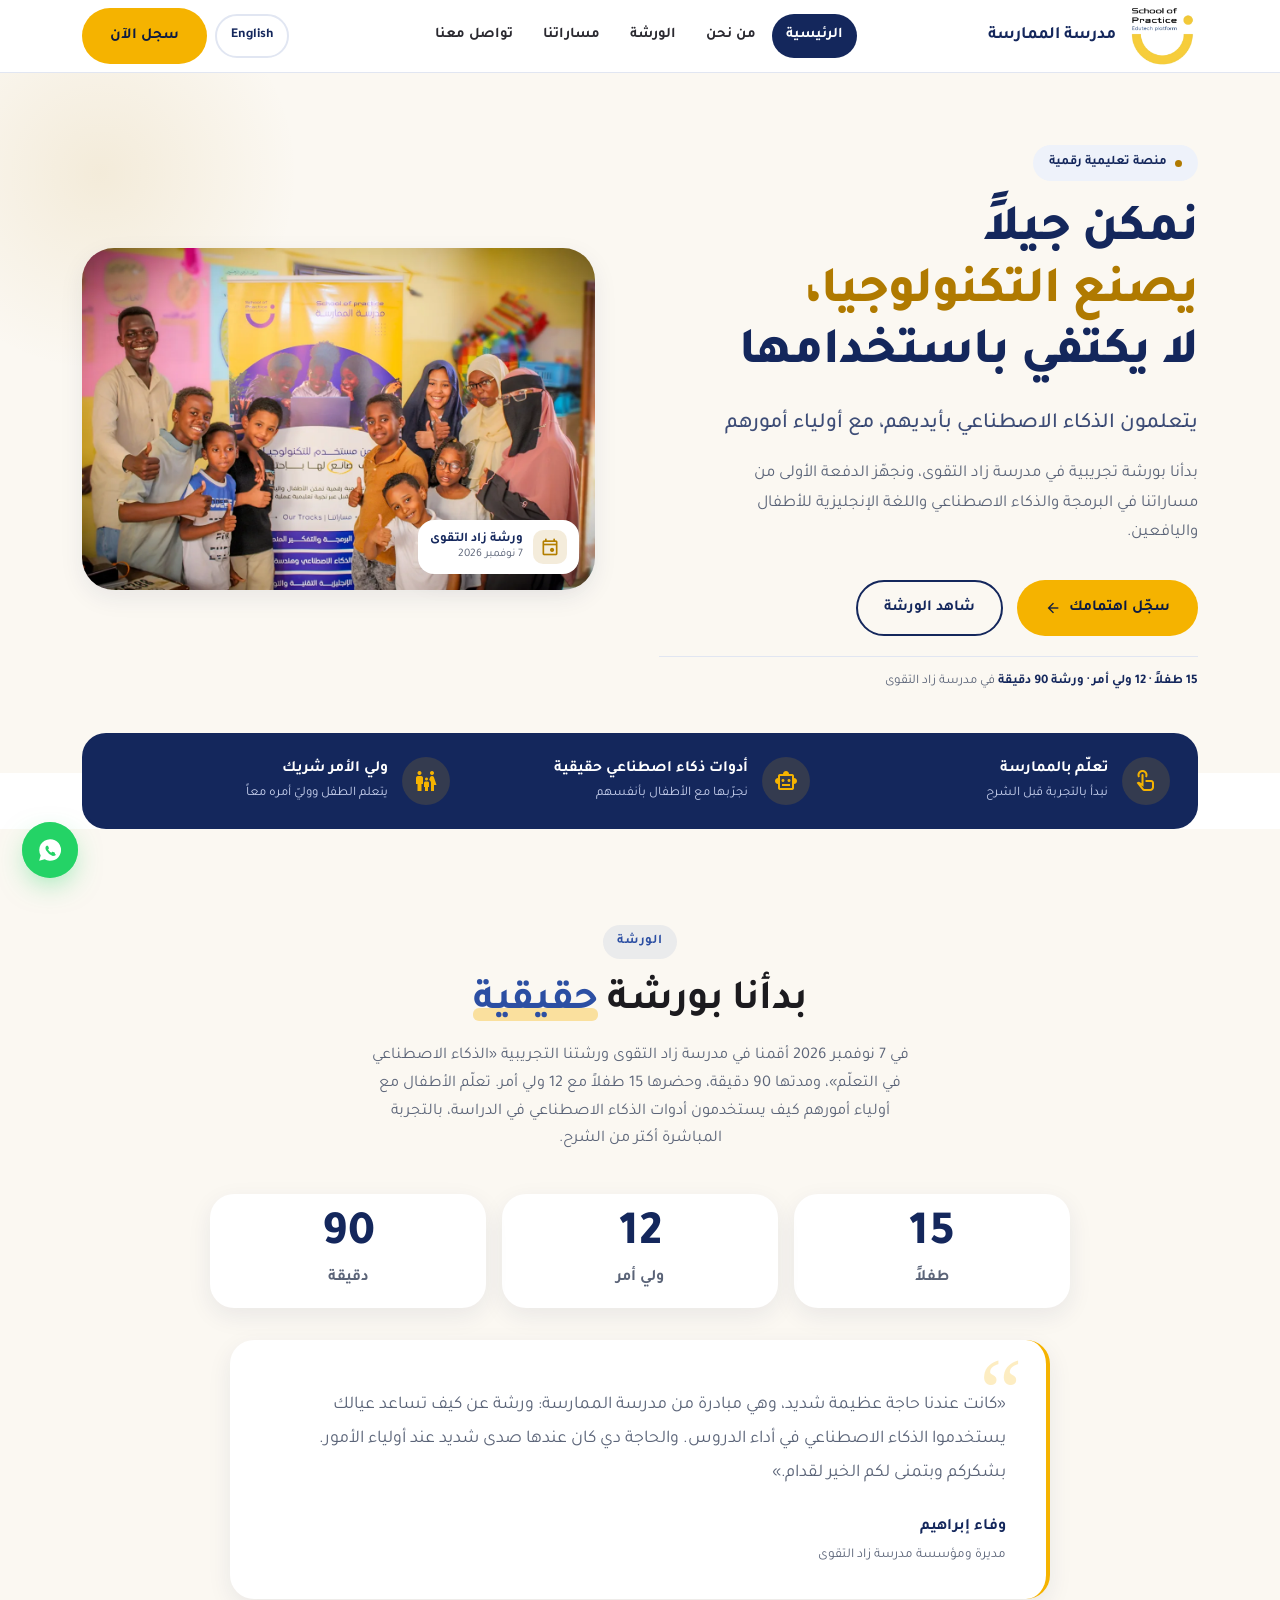
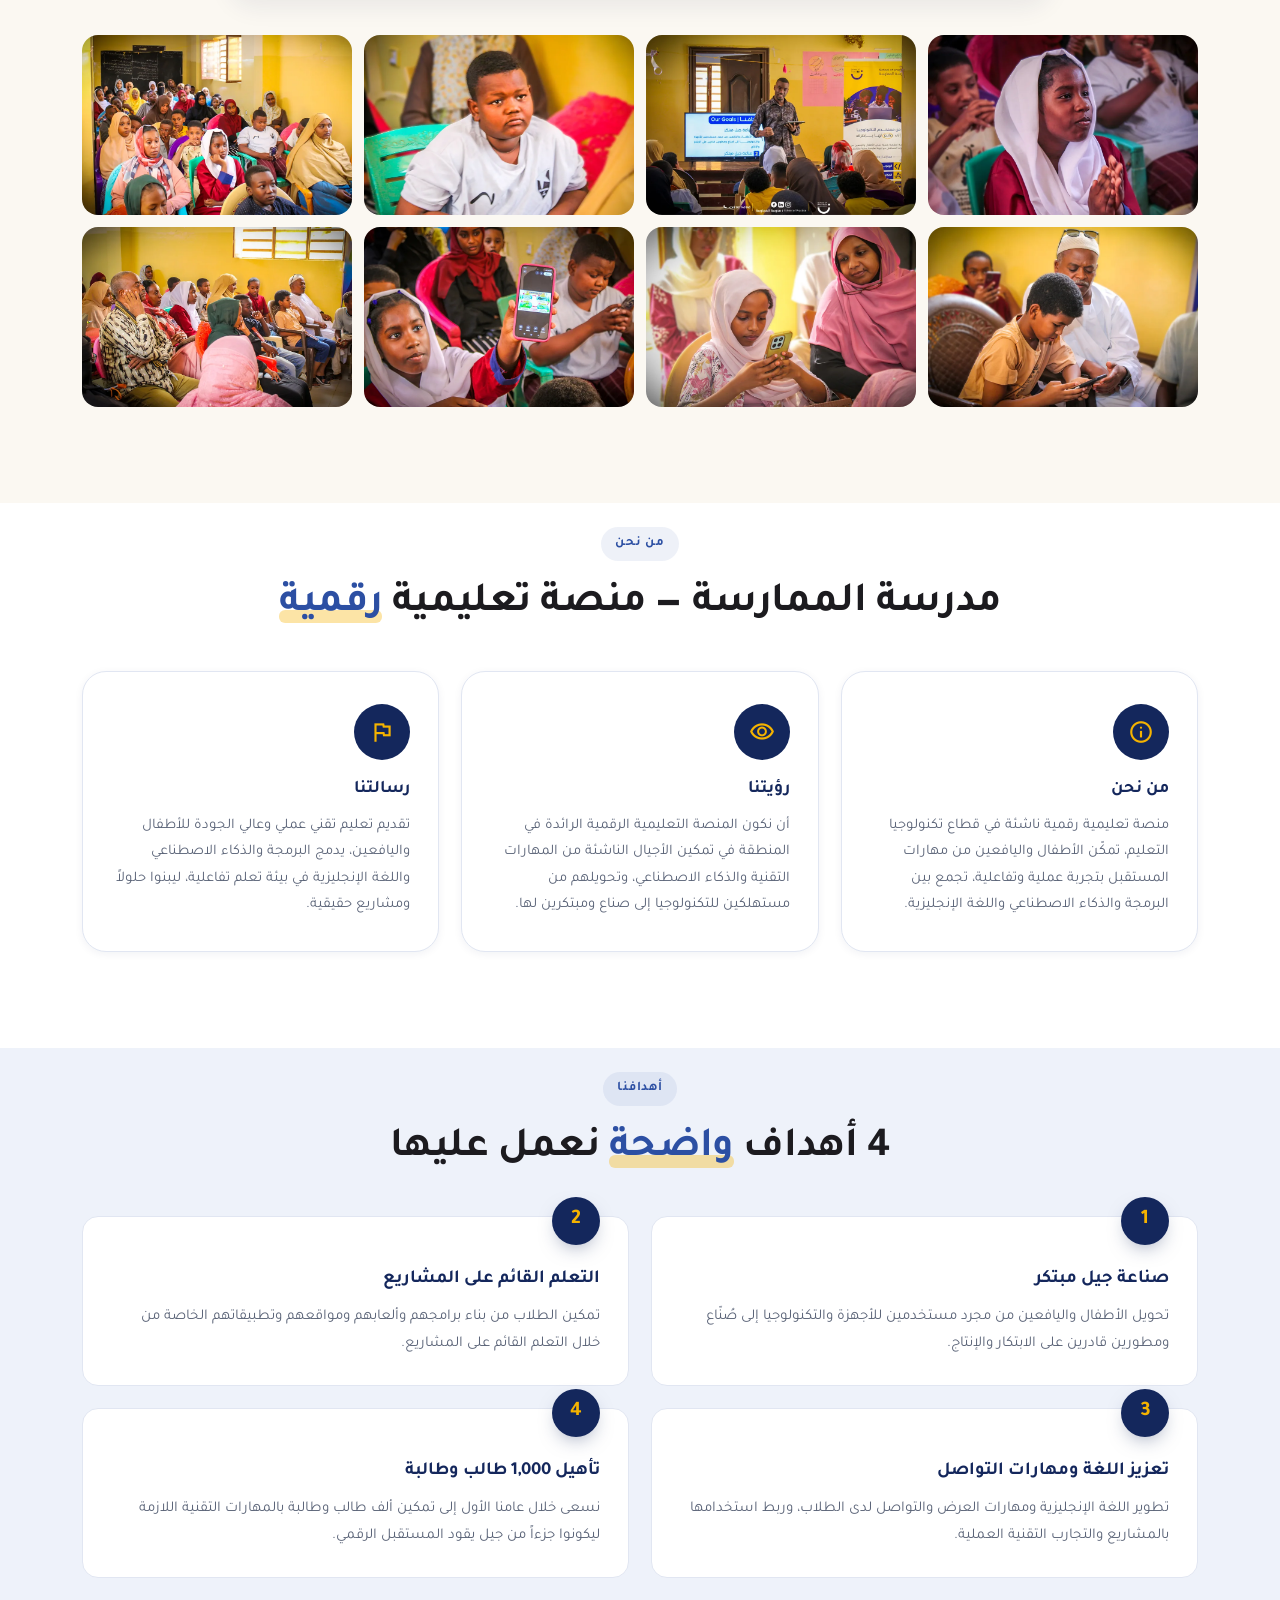
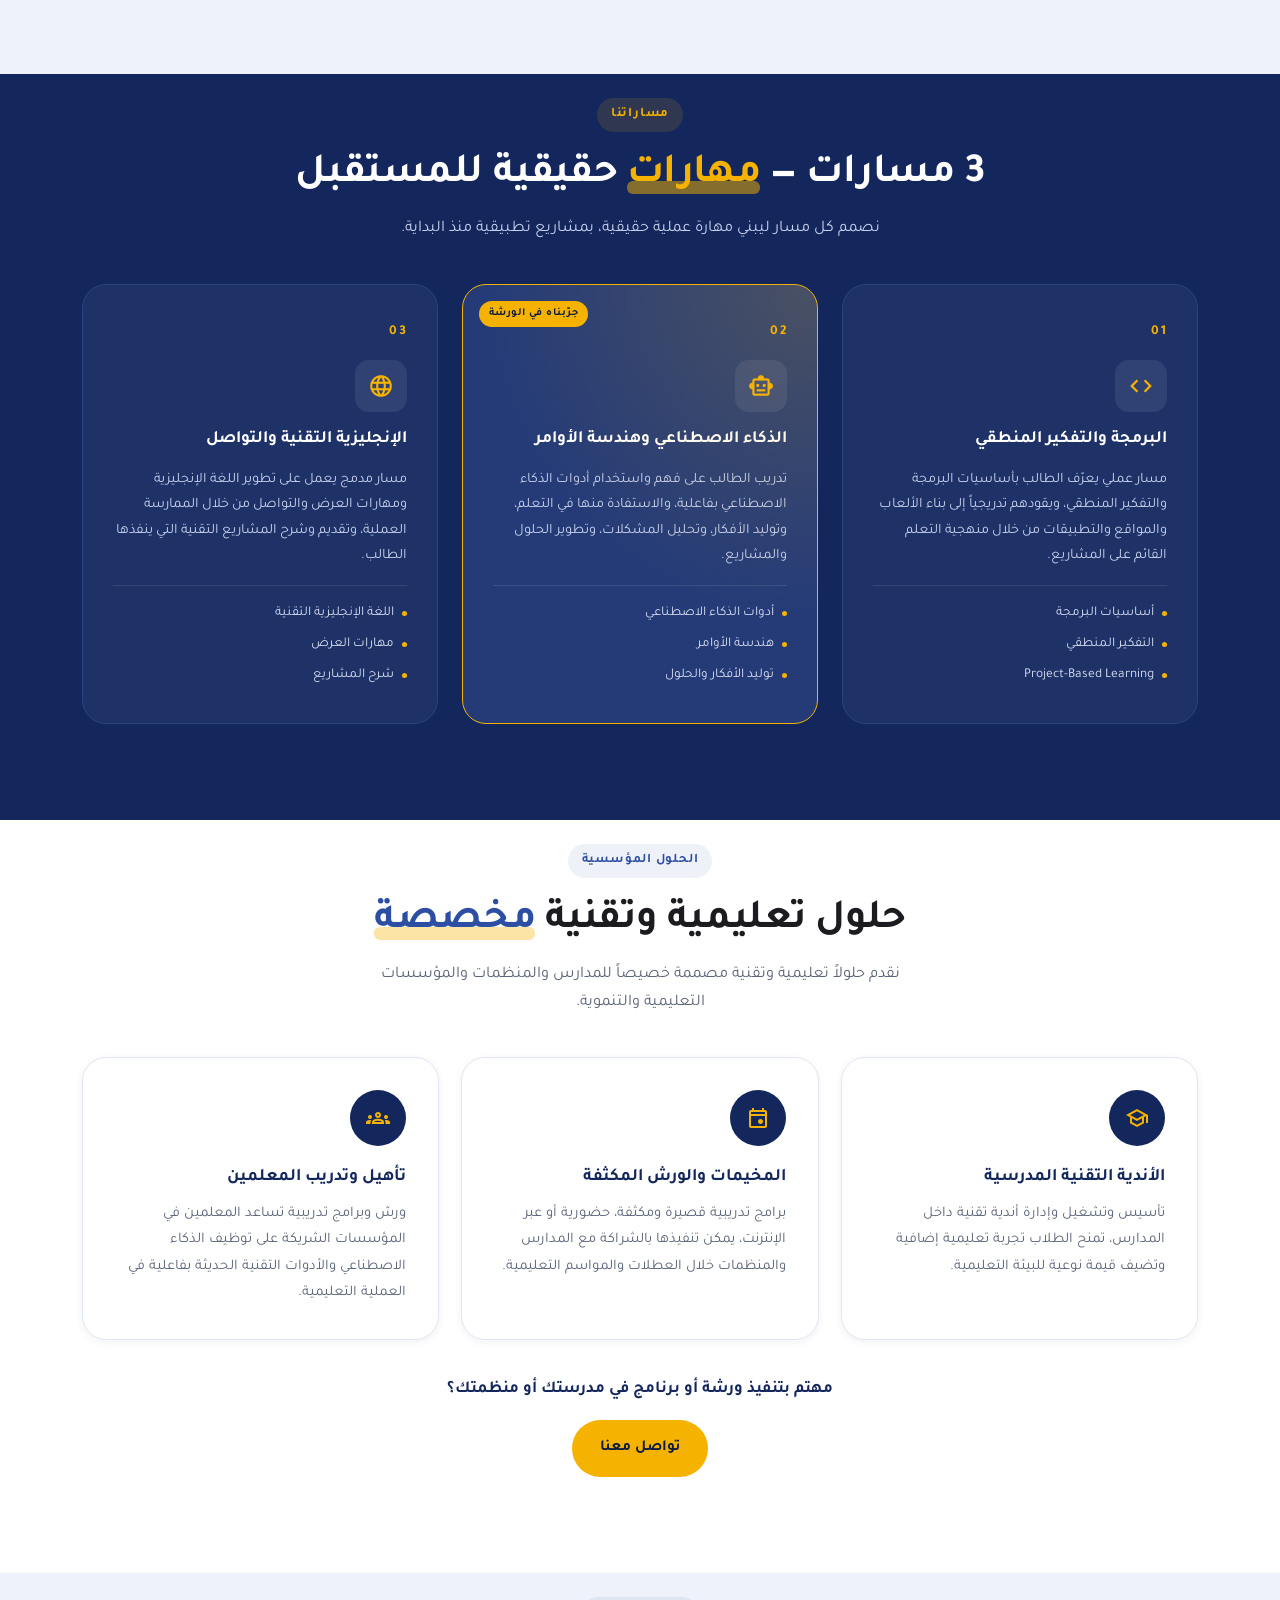
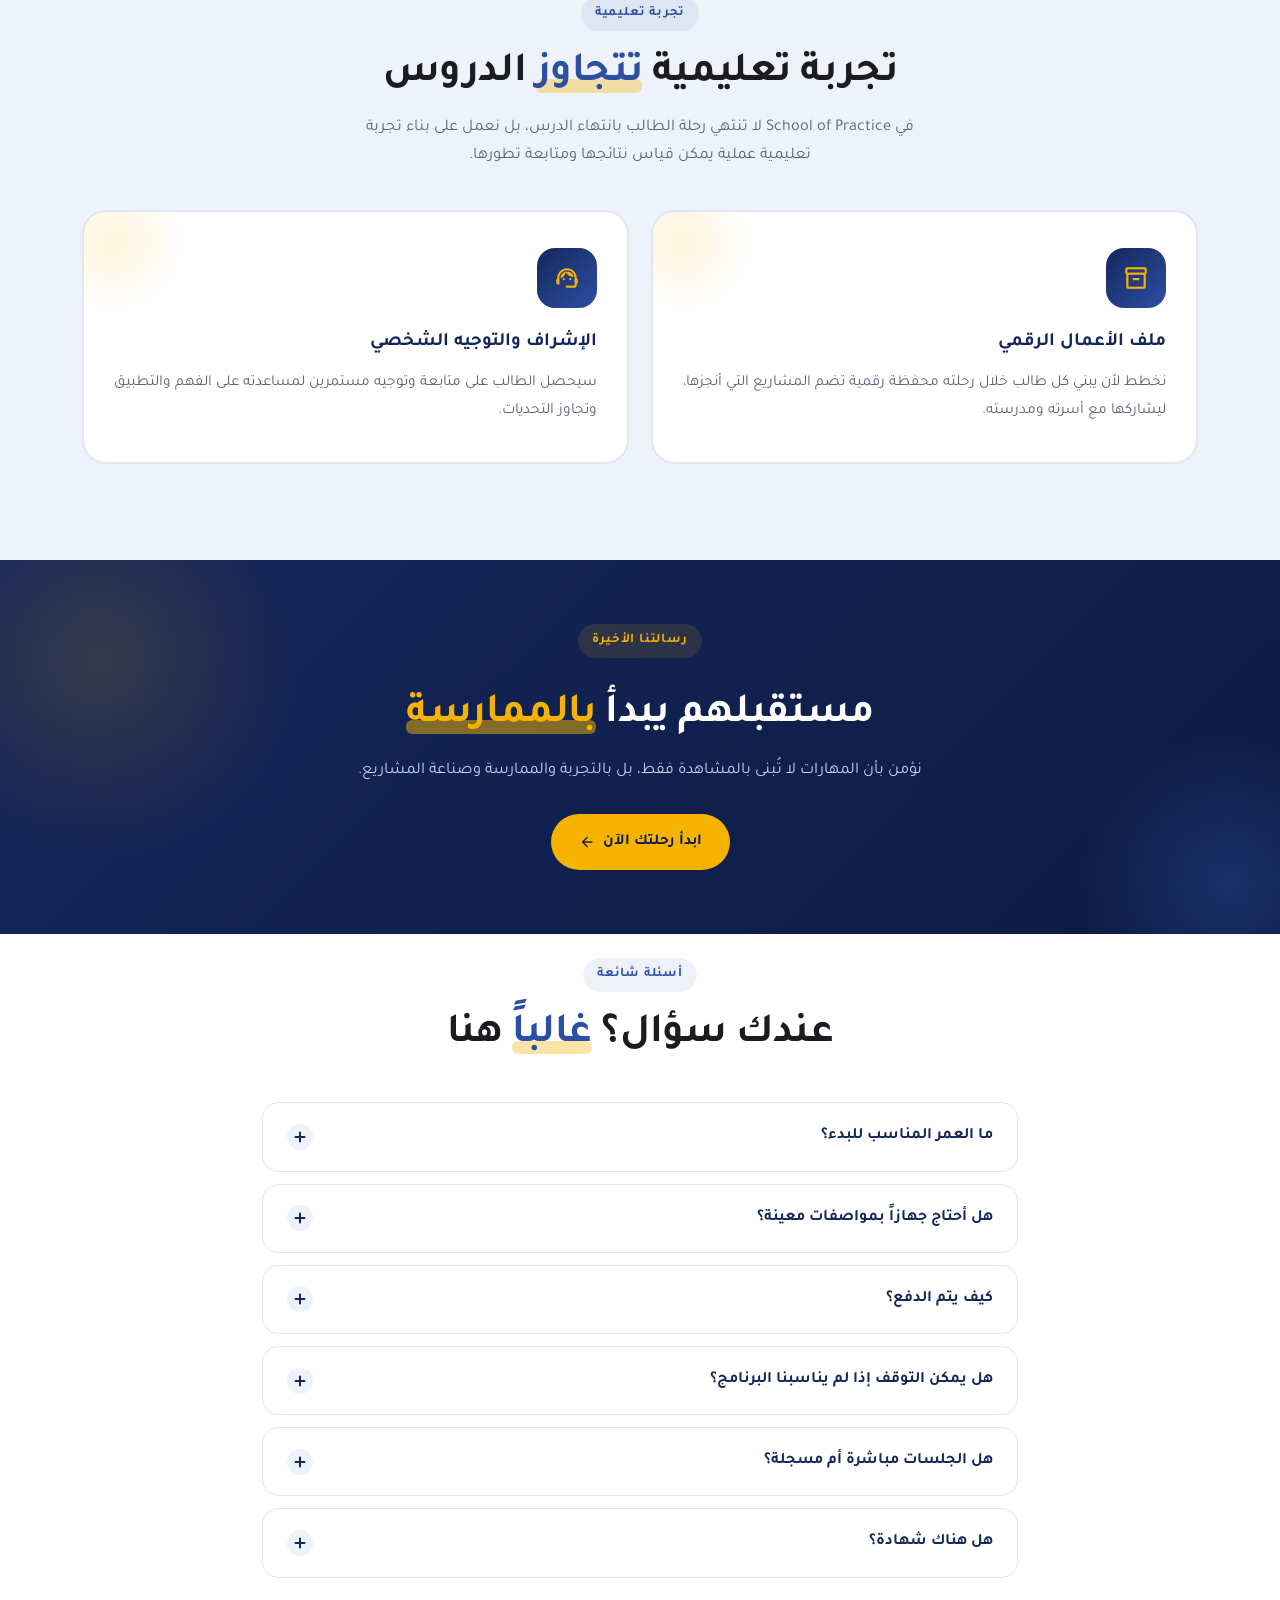
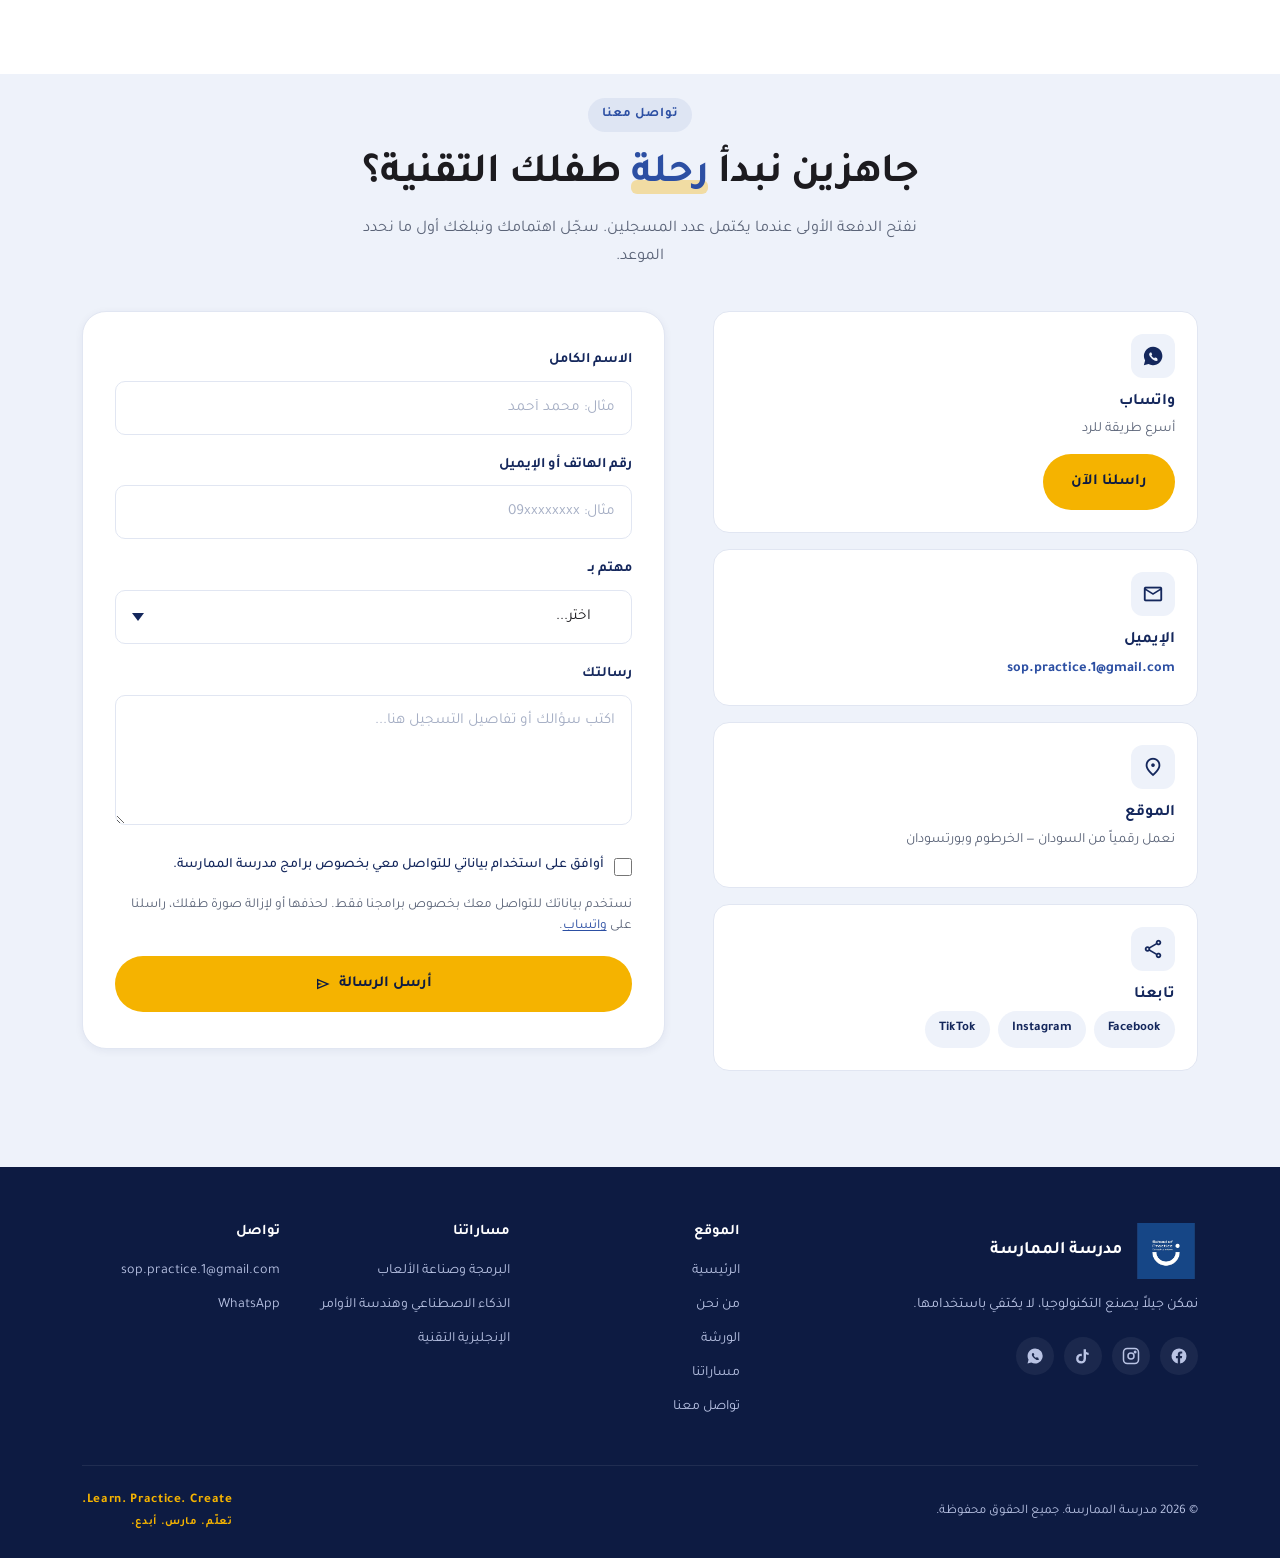
<file: index.html>
﻿<!DOCTYPE html>
<html lang="ar" dir="rtl">
<head>
<meta charset="UTF-8">
<meta name="viewport" content="width=device-width, initial-scale=1.0">
<title>School of Practice | مدرسة الممارسة</title>
<meta name="description" content="منصة تعليمية رقمية سودانية متخصصة في البرمجة والذكاء الاصطناعي واللغة الإنجليزية للأطفال واليافعين. نمكن جيلاً يصنع التكنولوجيا، لا يكتفي باستخدامها.">
<meta name="theme-color" content="#14275C">

<!-- عنوان الموقع الأساسي يظهر في هذه الوسوم فقط، غيّره كله عند شراء دومين خاص -->
<link rel="canonical" href="https://school-of-practice.vercel.app/">
<meta property="og:url" content="https://school-of-practice.vercel.app/">
<meta property="og:title" content="School of Practice | مدرسة الممارسة">
<meta property="og:description" content="نمكن جيلاً يصنع التكنولوجيا، لا يكتفي باستخدامها">
<meta property="og:type" content="website">
<meta property="og:site_name" content="مدرسة الممارسة | School of Practice">
<meta property="og:locale" content="ar_AR">
<meta property="og:image" content="https://school-of-practice.vercel.app/img/og-image1.jpg">
<meta property="og:image:width" content="1200">
<meta property="og:image:height" content="630">
<meta property="og:image:type" content="image/jpeg">
<meta property="og:image:alt" content="School of Practice | مدرسة الممارسة">
<meta name="twitter:card" content="summary_large_image">
<meta name="twitter:title" content="School of Practice | مدرسة الممارسة">
<meta name="twitter:description" content="نمكن جيلاً يصنع التكنولوجيا، لا يكتفي باستخدامها">
<meta name="twitter:image" content="https://school-of-practice.vercel.app/img/og-image1.jpg">

<link rel="preconnect" href="https://fonts.googleapis.com">
<link rel="preconnect" href="https://fonts.gstatic.com" crossorigin>
<link href="https://fonts.googleapis.com/css2?family=Inter:wght@400;500;600&family=Tajawal:wght@400;500;700;800&display=swap" rel="stylesheet">
<link href="https://fonts.googleapis.com/css2?family=Material+Symbols+Outlined&icon_names=arrow_back,arrow_upward,auto_awesome,code,event,family_restroom,flag,groups,info,inventory_2,language,location_on,mail,psychology,school,send,share,smart_toy,support_agent,touch_app,visibility&display=swap" rel="stylesheet">
<link rel="stylesheet" href="style.css">
<link rel="icon" type="image/x-icon" href="img/favicon.ico">
<link rel="apple-touch-icon" sizes="180x180" href="img/apple-touch-icon.png">
<link rel="manifest" href="img/site.webmanifest">
</head>
<body>

<a class="skip-link" href="#main">
  <span class="ar">تخطى إلى المحتوى</span>
  <span class="en" hidden>Skip to content</span>
</a>

<!-- ==================== HEADER ==================== -->
<header class="site-header" id="siteHeader">
  <div class="container header-row">
    <a class="brand" href="#home">
      <img class="brand-logo" src="img/logo-transparent.png" alt="School of Practice">
      <span class="brand-name">
        <span class="ar">مدرسة الممارسة</span>
        <span class="en" hidden>School of Practice</span>
      </span>
    </a>

    <nav class="site-nav" id="siteNav" aria-label="Main navigation">
      <a class="nav-link active" href="#home" data-page="home">
        <span class="ar">الرئيسية</span><span class="en" hidden>Home</span>
      </a>
      <a class="nav-link" href="#about" data-page="about">
        <span class="ar">من نحن</span><span class="en" hidden>About</span>
      </a>
      <a class="nav-link" href="#workshop" data-page="workshop">
        <span class="ar">الورشة</span><span class="en" hidden>Workshop</span>
      </a>
      <a class="nav-link" href="#tracks" data-page="tracks">
        <span class="ar">مساراتنا</span><span class="en" hidden>Tracks</span>
      </a>
      <a class="nav-link" href="#contact" data-page="contact">
        <span class="ar">تواصل معنا</span><span class="en" hidden>Contact</span>
      </a>
    </nav>

    <div class="header-actions">
      <button class="lang-btn" id="langToggle" type="button" aria-label="تبديل اللغة">English</button>
      <a class="btn btn-primary desktop-only" href="#contact">
        <span class="ar">سجل الآن</span><span class="en" hidden>Enroll Now</span>
      </a>
      <button class="nav-toggle" id="navToggle" aria-label="فتح القائمة" aria-expanded="false" aria-controls="siteNav" type="button">
        <span></span><span></span><span></span>
      </button>
    </div>
  </div>
</header>

<main id="main">

<!-- ==================== HERO ==================== -->
<section class="hero" id="home">
  <div class="container hero-grid">
    <div class="hero-content">
      <div class="hero-badge">
        <span class="dot"></span>
        <span class="ar">منصة تعليمية رقمية </span>
        <span class="en" hidden>Sudanese Digital Learning Platform</span>
      </div>

      <h1 class="hero-title">
        <span class="ar">نمكن جيلاً <span class="hl">يصنع التكنولوجيا،</span><br>لا يكتفي باستخدامها</span>
        <span class="en" hidden>A generation that <span class="hl">builds technology,</span><br>not just uses it</span>
      </h1>

      <p class="hero-lede hero-subtitle ar">يتعلمون الذكاء الاصطناعي بأيديهم، مع أولياء أمورهم</p>
      <p class="hero-lede hero-subtitle"><span class="en" hidden>They learn AI hands-on, together with their parents.</span></p>

      <p class="hero-lede">
        <span class="ar">بدأنا بورشة تجريبية في مدرسة زاد التقوى، ونجهّز الدفعة الأولى من مساراتنا في البرمجة والذكاء الاصطناعي واللغة الإنجليزية للأطفال واليافعين.</span>
        <span class="en" hidden>We started with a pilot workshop at Zad Altaqwa School, and we are preparing the first cohort of our tracks in coding, AI, and English for children and teens.</span>
      </p>

      <div class="hero-cta">
        <a class="btn btn-primary" href="#contact">
          <span class="ar">سجّل اهتمامك</span><span class="en" hidden>Register your interest</span>
          <span class="material-symbols-outlined" aria-hidden="true">arrow_back</span>
        </a>
        <a class="btn btn-outline" href="#workshop">
          <span class="ar">شاهد الورشة</span><span class="en" hidden>See the workshop</span>
        </a>
      </div>

      <div class="hero-trust">
        <div class="trust-text">
          <span class="ar"><strong>15 طفلاً · 12 ولي أمر · ورشة 90 دقيقة</strong> في مدرسة زاد التقوى</span>
          <span class="en" hidden><strong>15 children · 12 parents · a 90-minute workshop</strong> at Zad Altaqwa School</span>
        </div>
      </div>
    </div>

    <div class="hero-visual">
      <div class="hero-image-wrap">
        <img src="img/workshop/hero-workshop.webp" alt="طفل وولي أمر يتعلمان معاً خلال ورشة الذكاء الاصطناعي في التعلّم" class="hero-image" loading="eager" fetchpriority="high" width="1200" height="800">
      </div>

      <div class="float-badge workshop-badge">
        <div class="fb-icon">
          <span class="material-symbols-outlined" aria-hidden="true">event</span>
        </div>
        <div>
          <div class="fb-title"><span class="ar">ورشة زاد التقوى</span><span class="en" hidden>Zad Altaqwa Workshop</span></div>
          <div class="fb-sub"><span class="ar">7 نوفمبر 2026</span><span class="en" hidden>7 Nov 2026</span></div>
        </div>
      </div>
    </div>
  </div>
</section>

<div class="trust-strip-wrap">
  <div class="container">
    <div class="trust-strip">
      <div class="trust-item">
        <span class="trust-icon material-symbols-outlined" aria-hidden="true">touch_app</span>
        <div class="trust-copy">
          <strong><span class="ar">تعلّم بالممارسة</span><span class="en" hidden>Learn by doing</span></strong>
          <span><span class="ar">نبدأ بالتجربة قبل الشرح</span><span class="en" hidden>We start with hands-on practice before explanation</span></span>
        </div>
      </div>
      <div class="trust-item">
        <span class="trust-icon material-symbols-outlined" aria-hidden="true">smart_toy</span>
        <div class="trust-copy">
          <strong><span class="ar">أدوات ذكاء اصطناعي حقيقية</span><span class="en" hidden>Real AI tools</span></strong>
          <span><span class="ar">نجرّبها مع الأطفال بأنفسهم</span><span class="en" hidden>We try them with the children, hands-on</span></span>
        </div>
      </div>
      <div class="trust-item">
        <span class="trust-icon material-symbols-outlined" aria-hidden="true">family_restroom</span>
        <div class="trust-copy">
          <strong><span class="ar">ولي الأمر شريك</span><span class="en" hidden>Parents as partners</span></strong>
          <span><span class="ar">يتعلم الطفل ووليّ أمره معاً</span><span class="en" hidden>Children and parents learn together</span></span>
        </div>
      </div>
    </div>
  </div>
</div>

<!-- ==================== WORKSHOP ==================== -->
<section class="section workshop-section" id="workshop">
  <div class="container">
    <div class="section-head center">
      <div class="eyebrow">
        <span class="ar">الورشة</span><span class="en" hidden>The workshop</span>
      </div>
      <h2 class="section-title">
        <span class="ar">بدأنا بورشة <span class="hl">حقيقية</span></span>
        <span class="en" hidden>We started with a <span class="hl">real</span> workshop</span>
      </h2>
      <p class="section-sub">
        <span class="ar">في 7 نوفمبر 2026 أقمنا في مدرسة زاد التقوى ورشتنا التجريبية «الذكاء الاصطناعي في التعلّم»، ومدتها 90 دقيقة، وحضرها 15 طفلاً مع 12 ولي أمر. تعلّم الأطفال مع أولياء أمورهم كيف يستخدمون أدوات الذكاء الاصطناعي في الدراسة، بالتجربة المباشرة أكتر من الشرح.</span>
        <span class="en" hidden>On 7 November 2026, we held our pilot workshop, “AI in Learning”, at Zad Altaqwa School. It lasted 90 minutes, with 15 children and 12 parents attending. Children learned together with their parents how to use AI tools for studying, through hands-on practice more than explanation.</span>
      </p>
    </div>

    <div class="workshop-stats">
      <div class="workshop-stat">
        <strong class="workshop-stat-value">15</strong>
        <span class="workshop-stat-label"><span class="ar">طفلاً</span><span class="en" hidden>children</span></span>
      </div>
      <div class="workshop-stat">
        <strong class="workshop-stat-value">12</strong>
        <span class="workshop-stat-label"><span class="ar">ولي أمر</span><span class="en" hidden>parents</span></span>
      </div>
      <div class="workshop-stat">
        <strong class="workshop-stat-value">90</strong>
        <span class="workshop-stat-label"><span class="ar">دقيقة</span><span class="en" hidden>minutes</span></span>
      </div>
    </div>

    <div class="workshop-testimonial">
      <blockquote class="workshop-quote">
        <span class="ar">«كانت عندنا حاجة عظيمة شديد، وهي مبادرة من مدرسة الممارسة: ورشة عن كيف تساعد عيالك يستخدموا الذكاء الاصطناعي في أداء الدروس. والحاجة دي كان عندها صدى شديد عند أولياء الأمور. بشكركم وبتمنى لكم الخير لقدام.»</span>
        <span class="en" hidden>We had something truly wonderful: an initiative by School of Practice, a workshop on how to help your children use artificial intelligence in doing their schoolwork. It resonated strongly with parents. Thank you, and we wish you all the best going forward.</span>
      </blockquote>
      <div class="workshop-signature">
        <div class="ar">
          <strong>وفاء إبراهيم</strong>
          <small>مديرة ومؤسسة مدرسة زاد التقوى</small>
        </div>
        <div class="en" hidden>
          <strong>Wafa Ibrahim</strong>
          <small>Director and Founder of Zad Altaqwa School</small>
          <small>Translated from Arabic</small>
        </div>
      </div>
    </div>

    <div class="workshop-gallery">
      <img src="img/workshop/gallery-01.webp" alt="لحظة من ورشة الذكاء الاصطناعي في التعلّم في مدرسة زاد التقوى / A moment from the “AI in Learning” workshop at Zad Altaqwa School" loading="lazy" decoding="async" width="900" height="900">
      <img src="img/workshop/gallery-02.webp" alt="لحظة من ورشة الذكاء الاصطناعي في التعلّم في مدرسة زاد التقوى / A moment from the “AI in Learning” workshop at Zad Altaqwa School" loading="lazy" decoding="async" width="900" height="600">
      <img src="img/workshop/gallery-03.webp" alt="لحظة من ورشة الذكاء الاصطناعي في التعلّم في مدرسة زاد التقوى / A moment from the “AI in Learning” workshop at Zad Altaqwa School" loading="lazy" decoding="async" width="900" height="901">
      <img src="img/workshop/gallery-04.webp" alt="لحظة من ورشة الذكاء الاصطناعي في التعلّم في مدرسة زاد التقوى / A moment from the “AI in Learning” workshop at Zad Altaqwa School" loading="lazy" decoding="async" width="900" height="563">
      <img src="img/workshop/gallery-05.webp" alt="لحظة من ورشة الذكاء الاصطناعي في التعلّم في مدرسة زاد التقوى / A moment from the “AI in Learning” workshop at Zad Altaqwa School" loading="lazy" decoding="async" width="900" height="600">
      <img src="img/workshop/gallery-06.webp" alt="لحظة من ورشة الذكاء الاصطناعي في التعلّم في مدرسة زاد التقوى / A moment from the “AI in Learning” workshop at Zad Altaqwa School" loading="lazy" decoding="async" width="900" height="600">
      <img src="img/workshop/gallery-07.webp" alt="لحظة من ورشة الذكاء الاصطناعي في التعلّم في مدرسة زاد التقوى / A moment from the “AI in Learning” workshop at Zad Altaqwa School" loading="lazy" decoding="async" width="900" height="600">
      <img src="img/workshop/gallery-08.webp" alt="لحظة من ورشة الذكاء الاصطناعي في التعلّم في مدرسة زاد التقوى / A moment from the “AI in Learning” workshop at Zad Altaqwa School" loading="lazy" decoding="async" width="900" height="599">
    </div>
  </div>
</section>

<!-- ==================== ABOUT US ==================== -->
<section class="section" id="about">
  <div class="container">
    <div class="section-head center">
      <div class="eyebrow">
        <span class="ar">من نحن</span><span class="en" hidden>About Us</span>
      </div>
      <h2 class="section-title">
        <span class="ar">مدرسة الممارسة — منصة تعليمية <span class="hl">رقمية</span></span>
        <span class="en" hidden>School of Practice — A <span class="hl">digital</span> learning platform</span>
      </h2>
    </div>

    <div class="about-cards">
      <article class="about-card">
        <div class="about-icon">
          <span class="material-symbols-outlined" aria-hidden="true">info</span>
        </div>
        <h3><span class="ar">من نحن</span><span class="en" hidden>Who we are</span></h3>
        <p>
          <span class="ar">منصة تعليمية رقمية ناشئة في قطاع تكنولوجيا التعليم، تمكّن الأطفال واليافعين من مهارات المستقبل بتجربة عملية وتفاعلية، تجمع بين البرمجة والذكاء الاصطناعي واللغة الإنجليزية.</span>
          <span class="en" hidden>An emerging EdTech platform that empowers children and teens with future skills through a practical, interactive experience, combining coding, AI, and English.</span>
        </p>
      </article>
      <article class="about-card">
        <div class="about-icon">
          <span class="material-symbols-outlined" aria-hidden="true">visibility</span>
        </div>
        <h3><span class="ar">رؤيتنا</span><span class="en" hidden>Our vision</span></h3>
        <p>
          <span class="ar">أن نكون المنصة التعليمية الرقمية الرائدة في المنطقة في تمكين الأجيال الناشئة من المهارات التقنية والذكاء الاصطناعي، وتحويلهم من مستهلكين للتكنولوجيا إلى صناع ومبتكرين لها.</span>
          <span class="en" hidden>To be the leading digital learning platform in the region in empowering emerging generations with tech and AI skills, turning them from technology consumers into creators and innovators.</span>
        </p>
      </article>
      <article class="about-card">
        <div class="about-icon">
          <span class="material-symbols-outlined" aria-hidden="true">flag</span>
        </div>
        <h3><span class="ar">رسالتنا</span><span class="en" hidden>Our mission</span></h3>
        <p>
          <span class="ar">تقديم تعليم تقني عملي وعالي الجودة للأطفال واليافعين، يدمج البرمجة والذكاء الاصطناعي واللغة الإنجليزية في بيئة تعلم تفاعلية، ليبنوا حلولاً ومشاريع حقيقية.</span>
          <span class="en" hidden>Delivering practical, high-quality tech education for children and teens, combining coding, AI, and English in an interactive learning environment, so they build real solutions and projects.</span>
        </p>
      </article>
    </div>
  </div>
</section>

<!-- ==================== GOALS ==================== -->
<section class="section bg-mist" id="goals">
  <div class="container">
    <div class="section-head center">
      <div class="eyebrow">
        <span class="ar">أهدافنا</span><span class="en" hidden>Our Goals</span>
      </div>
      <h2 class="section-title">
        <span class="ar">4 أهداف <span class="hl">واضحة</span> نعمل عليها</span>
        <span class="en" hidden>4 <span class="hl">clear</span> goals we're working on</span>
      </h2>
    </div>

    <div class="goals-grid">
      <div class="goal-card">
        <div class="goal-num">1</div>
        <h3><span class="ar">صناعة جيل مبتكر</span><span class="en" hidden>Building an innovative generation</span></h3>
        <p><span class="ar">تحويل الأطفال واليافعين من مجرد مستخدمين للأجهزة والتكنولوجيا إلى صُنّاع ومطورين قادرين على الابتكار والإنتاج.</span><span class="en" hidden>Transforming children and teens from mere device users into makers and developers capable of innovation and production.</span></p>
      </div>

      <div class="goal-card">
        <div class="goal-num">2</div>
        <h3><span class="ar">التعلم القائم على المشاريع</span><span class="en" hidden>Project-Based Learning</span></h3>
        <p><span class="ar">تمكين الطلاب من بناء برامجهم وألعابهم ومواقعهم وتطبيقاتهم الخاصة من خلال التعلم القائم على المشاريع.</span><span class="en" hidden>Empowering students to build their own programs, games, websites, and apps through project-based learning.</span></p>
      </div>

      <div class="goal-card">
        <div class="goal-num">3</div>
        <h3><span class="ar">تعزيز اللغة ومهارات التواصل</span><span class="en" hidden>Language &amp; communication skills</span></h3>
        <p><span class="ar">تطوير اللغة الإنجليزية ومهارات العرض والتواصل لدى الطلاب، وربط استخدامها بالمشاريع والتجارب التقنية العملية.</span><span class="en" hidden>Developing students' English and presentation skills, linking them to practical projects and experiences.</span></p>
      </div>

      <div class="goal-card">
        <div class="goal-num">4</div>
        <h3><span class="ar">تأهيل 1,000 طالب وطالبة</span><span class="en" hidden>Qualifying 1,000 students</span></h3>
        <p><span class="ar">نسعى خلال عامنا الأول إلى تمكين ألف طالب وطالبة بالمهارات التقنية اللازمة ليكونوا جزءاً من جيل يقود المستقبل الرقمي.</span><span class="en" hidden>In our first year, we aim to empower 1,000 students with the tech skills needed to be part of a generation leading the digital future.</span></p>
      </div>
    </div>
  </div>
</section>

<!-- ==================== TRACKS ==================== -->
<section class="section bg-navy" id="tracks">
  <div class="container">
    <div class="section-head center">
      <div class="eyebrow light">
        <span class="ar">مساراتنا</span><span class="en" hidden>Our Tracks</span>
      </div>
      <h2 class="section-title light">
        <span class="ar">3 مسارات — <span class="hl">مهارات</span> حقيقية للمستقبل</span>
        <span class="en" hidden>3 tracks — real <span class="hl">future</span> skills</span>
      </h2>
      <p class="section-sub light">
        <span class="ar">نصمم كل مسار ليبني مهارة عملية حقيقية، بمشاريع تطبيقية منذ البداية.</span>
        <span class="en" hidden>We design each track to build a real, practical skill, with hands-on projects from the start.</span>
      </p>
    </div>

    <div class="tracks-grid tracks-grid-3">
      <article class="track-card">
        <div class="track-num">01</div>
        <div class="track-icon">
          <span class="material-symbols-outlined" aria-hidden="true">code</span>
        </div>
        <h3><span class="ar">البرمجة والتفكير المنطقي </span><span class="en" hidden>Coding &amp; Game Development</span></h3>
        <p><span class="ar">مسار عملي يعرّف الطالب بأساسيات البرمجة والتفكير المنطقي، ويقودهم تدريجياً إلى بناء الألعاب والمواقع والتطبيقات من خلال منهجية التعلم القائم على المشاريع.</span><span class="en" hidden>A practical track introducing students to programming fundamentals and logical thinking, gradually leading them to build games, websites, and apps through Project-Based Learning.</span></p>
        <ul class="track-features">
          <li><span class="ar">أساسيات البرمجة</span><span class="en" hidden>Programming fundamentals</span></li>
          <li><span class="ar">التفكير المنطقي</span><span class="en" hidden>Logical thinking</span></li>
          <li><span class="ar">Project-Based Learning</span><span class="en" hidden>Project-Based Learning</span></li>
        </ul>
      </article>

      <article class="track-card featured">
        <div class="track-badge"><span class="ar">جرّبناه في الورشة</span><span class="en" hidden>Tried in our workshop</span></div>
        <div class="track-num">02</div>
        <div class="track-icon">
          <span class="material-symbols-outlined" aria-hidden="true">smart_toy</span>
        </div>
        <h3><span class="ar">الذكاء الاصطناعي وهندسة الأوامر</span><span class="en" hidden>AI &amp; Prompt Engineering</span></h3>
        <p><span class="ar">تدريب الطالب على فهم واستخدام أدوات الذكاء الاصطناعي بفاعلية، والاستفادة منها في التعلم، وتوليد الأفكار، وتحليل المشكلات، وتطوير الحلول والمشاريع.</span><span class="en" hidden>Training students to effectively understand and use AI tools — benefiting from them in learning, generating ideas, analyzing problems, and developing solutions and projects.</span></p>
        <ul class="track-features">
          <li><span class="ar">أدوات الذكاء الاصطناعي</span><span class="en" hidden>AI tools</span></li>
          <li><span class="ar">هندسة الأوامر</span><span class="en" hidden>Prompt Engineering</span></li>
          <li><span class="ar">توليد الأفكار والحلول</span><span class="en" hidden>Idea &amp; solution generation</span></li>
        </ul>
      </article>

      <article class="track-card">
        <div class="track-num">03</div>
        <div class="track-icon">
          <span class="material-symbols-outlined" aria-hidden="true">language</span>
        </div>
        <h3><span class="ar">الإنجليزية التقنية والتواصل</span><span class="en" hidden>English for Tech &amp; Communication</span></h3>
        <p><span class="ar">مسار مدمج يعمل على تطوير اللغة الإنجليزية ومهارات العرض والتواصل من خلال الممارسة العملية، وتقديم وشرح المشاريع التقنية التي ينفذها الطالب.</span><span class="en" hidden>An integrated track developing English and presentation skills through hands-on practice, along with presenting and explaining the tech projects students execute.</span></p>
        <ul class="track-features">
          <li><span class="ar">اللغة الإنجليزية التقنية</span><span class="en" hidden>Technical English</span></li>
          <li><span class="ar">مهارات العرض</span><span class="en" hidden>Presentation skills</span></li>
          <li><span class="ar">شرح المشاريع</span><span class="en" hidden>Project presentation</span></li>
        </ul>
      </article>
    </div>
  </div>
</section>

<!-- ==================== SOLUTIONS ==================== -->
<section class="section" id="solutions">
  <div class="container">
    <div class="section-head center">
      <div class="eyebrow">
        <span class="ar">الحلول المؤسسية</span><span class="en" hidden>Institutional Solutions</span>
      </div>
      <h2 class="section-title">
        <span class="ar">حلول تعليمية وتقنية <span class="hl">مخصصة</span></span>
        <span class="en" hidden><span class="hl">Custom</span> educational &amp; tech solutions</span>
      </h2>
      <p class="section-sub">
        <span class="ar">نقدم حلولاً تعليمية وتقنية مصممة خصيصاً للمدارس والمنظمات والمؤسسات التعليمية والتنموية.</span>
        <span class="en" hidden>We provide educational and technical solutions designed specifically for schools, organizations, and educational and development institutions.</span>
      </p>
    </div>

    <div class="solutions-grid">
      <div class="solution-card">
        <div class="solution-icon">
          <span class="material-symbols-outlined" aria-hidden="true">school</span>
        </div>
        <h3><span class="ar">الأندية التقنية المدرسية</span><span class="en" hidden>Tech Clubs in Schools</span></h3>
        <p><span class="ar">تأسيس وتشغيل وإدارة أندية تقنية داخل المدارس، تمنح الطلاب تجربة تعليمية إضافية وتضيف قيمة نوعية للبيئة التعليمية.</span><span class="en" hidden>Establishing, running, and managing tech clubs inside schools — giving students an extra learning experience and adding qualitative value to the educational environment.</span></p>
      </div>

      <div class="solution-card">
        <div class="solution-icon">
          <span class="material-symbols-outlined" aria-hidden="true">event</span>
        </div>
        <h3><span class="ar">المخيمات والورش المكثفة</span><span class="en" hidden>Bootcamps &amp; Workshops</span></h3>
        <p><span class="ar">برامج تدريبية قصيرة ومكثفة، حضورية أو عبر الإنترنت، يمكن تنفيذها بالشراكة مع المدارس والمنظمات خلال العطلات والمواسم التعليمية.</span><span class="en" hidden>Short, intensive training programs — in-person or online — delivered in partnership with schools and organizations during holidays and educational seasons.</span></p>
      </div>

      <div class="solution-card">
        <div class="solution-icon">
          <span class="material-symbols-outlined" aria-hidden="true">groups</span>
        </div>
        <h3><span class="ar">تأهيل وتدريب المعلمين</span><span class="en" hidden>Teacher Training</span></h3>
        <p><span class="ar">ورش وبرامج تدريبية تساعد المعلمين في المؤسسات الشريكة على توظيف الذكاء الاصطناعي والأدوات التقنية الحديثة بفاعلية في العملية التعليمية.</span><span class="en" hidden>Workshops and training programs helping teachers in partner institutions effectively integrate AI and modern tech tools into the educational process.</span></p>
      </div>
    </div>
    <div class="solutions-cta">
      <p><span class="ar">مهتم بتنفيذ ورشة أو برنامج في مدرستك أو منظمتك؟</span><span class="en" hidden>Interested in a workshop or program at your school or organization?</span></p>
      <a class="btn btn-primary" href="#contact">
        <span class="ar">تواصل معنا</span><span class="en" hidden>Contact us</span>
      </a>
    </div>
  </div>
</section>

<!-- ==================== EXPERIENCE BEYOND LESSONS ==================== -->
<section class="section bg-mist" id="experience">
  <div class="container">
    <div class="section-head center">
      <div class="eyebrow">
        <span class="ar">تجربة تعليمية</span><span class="en" hidden>Learning Experience</span>
      </div>
      <h2 class="section-title">
        <span class="ar">تجربة تعليمية <span class="hl">تتجاوز</span> الدروس</span>
        <span class="en" hidden>A learning experience <span class="hl">beyond</span> lessons</span>
      </h2>
      <p class="section-sub">
        <span class="ar">في School of Practice لا تنتهي رحلة الطالب بانتهاء الدرس، بل نعمل على بناء تجربة تعليمية عملية يمكن قياس نتائجها ومتابعة تطورها.</span>
        <span class="en" hidden>At School of Practice, the student's journey doesn't end when the lesson does. We are working to build a practical learning experience whose results can be measured and progress tracked.</span>
      </p>
    </div>

    <div class="experience-grid">
      <div class="experience-card">
        <div class="experience-icon">
          <span class="material-symbols-outlined" aria-hidden="true">inventory_2</span>
        </div>
        <h3><span class="ar">ملف الأعمال الرقمي</span><span class="en" hidden>Digital Student Portfolio</span></h3>
        <p><span class="ar">نخطط لأن يبني كل طالب خلال رحلته محفظة رقمية تضم المشاريع التي أنجزها، ليشاركها مع أسرته ومدرسته.</span>        <span class="en" hidden>We plan for each student to build a digital portfolio of the projects they complete during their journey, to share with family and school.</span></p>
      </div>

      <div class="experience-card">
        <div class="experience-icon">
          <span class="material-symbols-outlined" aria-hidden="true">support_agent</span>
        </div>
        <h3><span class="ar">الإشراف والتوجيه الشخصي</span><span class="en" hidden>Mentorship</span></h3>
        <p><span class="ar">سيحصل الطالب على متابعة وتوجيه مستمرين لمساعدته على الفهم والتطبيق وتجاوز التحديات.</span>        <span class="en" hidden>Students will receive ongoing follow-up and guidance to help them understand and apply what they learn, overcome challenges, and turn it into real skills and projects.</span></p>
      </div>
    </div>
  </div>
</section>

<!-- ==================== FUTURE STARTS WITH PRACTICE ==================== -->
<section class="section future-section" id="future">
  <div class="container">
    <div class="future-wrap">
      <div class="future-content">
        <div class="eyebrow light">
          <span class="ar">رسالتنا الأخيرة</span><span class="en" hidden>Our closing message</span>
        </div>
        <h2 class="section-title light">
          <span class="ar">مستقبلهم يبدأ <span class="hl">بالممارسة</span></span>
          <span class="en" hidden>Their future starts with <span class="hl">practice</span></span>
        </h2>
        <p class="future-text">
          <span class="ar">نؤمن بأن المهارات لا تُبنى بالمشاهدة فقط، بل بالتجربة والممارسة وصناعة المشاريع.</span>
          <span class="en" hidden>We believe skills aren't built by watching alone, but by experimenting, practicing, and building projects.</span>
        </p>

        <div class="future-cta">
          <a class="btn btn-primary" href="#contact">
            <span class="ar">ابدأ رحلتك الآن</span><span class="en" hidden>Start your journey now</span>
            <span class="material-symbols-outlined" aria-hidden="true">arrow_back</span>
          </a>
        </div>
      </div>
    </div>
  </div>
</section>

<!-- ==================== FAQ ==================== -->
<section class="section" id="faq">
  <div class="container container-narrow">
    <div class="section-head center">
      <div class="eyebrow">
        <span class="ar">أسئلة شائعة</span><span class="en" hidden>FAQ</span>
      </div>
      <h2 class="section-title">
        <span class="ar">عندك سؤال؟ <span class="hl">غالباً</span> هنا</span>
        <span class="en" hidden>Got a question? It's <span class="hl">probably</span> here</span>
      </h2>
    </div>

    <div class="faq-list">
      <details class="faq-item">
        <summary>
          <span class="faq-q"><span class="ar">ما العمر المناسب للبدء؟</span><span class="en" hidden>What is the right age to start?</span></span>
          <span class="faq-icon" aria-hidden="true"></span>
        </summary>
        <div class="faq-a">
          <span class="ar">كانت ورشتنا الأولى لأعمار 10 إلى 14 سنة. وسنحدد الفئات العمرية لكل مسار عند فتح الدفعة الأولى.</span>
          <span class="en" hidden>Our first workshop was for ages 10 to 14. We will define age groups for each track when the first cohort opens.</span>
        </div>
      </details>

      <details class="faq-item">
        <summary>
          <span class="faq-q"><span class="ar">هل أحتاج جهازاً بمواصفات معينة؟</span><span class="en" hidden>Do I need a specific device?</span></span>
          <span class="faq-icon" aria-hidden="true"></span>
        </summary>
        <div class="faq-a">
          <span class="ar">لا. أدواتنا تعمل عبر الإنترنت ولا تحتاج جهازاً قوياً. وفي ورشتنا استخدمنا هواتف أولياء الأمور.</span>
          <span class="en" hidden>No. Our tools run online and do not need a powerful device. In our workshop we used parents' phones.</span>
        </div>
      </details>

      <details class="faq-item">
        <summary>
          <span class="faq-q"><span class="ar">كيف يتم الدفع؟</span><span class="en" hidden>How can I pay?</span></span>
          <span class="faq-icon" aria-hidden="true"></span>
        </summary>
        <div class="faq-a">
          <span class="ar">لم نفتح التسجيل المدفوع بعد. عند فتح الدفعة الأولى سنوضح التكلفة وطرق الدفع لمن سجّل في قائمة الانتظار.</span>
          <span class="en" hidden>We have not opened paid registration yet. When the first cohort opens, we will share the cost and payment methods with everyone on the waitlist.</span>
        </div>
      </details>

      <details class="faq-item">
        <summary>
          <span class="faq-q"><span class="ar">هل يمكن التوقف إذا لم يناسبنا البرنامج؟</span><span class="en" hidden>Can we stop if it's not a good fit?</span></span>
          <span class="faq-icon" aria-hidden="true"></span>
        </summary>
        <div class="faq-a">
          <span class="ar">سنعلن نظام الاشتراك وشروطه بوضوح قبل أي دفع، حتى يكون القرار مطمئناً لكل أسرة.</span>
          <span class="en" hidden>We will announce the subscription terms clearly before any payment, so every family can decide with confidence.</span>
        </div>
      </details>

      <details class="faq-item">
        <summary>
          <span class="faq-q"><span class="ar">هل الجلسات مباشرة أم مسجلة؟</span><span class="en" hidden>Are sessions live or recorded?</span></span>
          <span class="faq-icon" aria-hidden="true"></span>
        </summary>
        <div class="faq-a">
          <span class="ar">نخطط لجلسات مباشرة مع مدربين متخصصين، وسنعلن التفاصيل عند فتح الدفعة الأولى.</span>
          <span class="en" hidden>We plan live sessions with specialized mentors, and we will announce the details when the first cohort opens.</span>
        </div>
      </details>

      <details class="faq-item">
        <summary>
          <span class="faq-q"><span class="ar">هل هناك شهادة؟</span><span class="en" hidden>Does the course include a certificate?</span></span>
          <span class="faq-icon" aria-hidden="true"></span>
        </summary>
        <div class="faq-a">
          <span class="ar">نخطط لإصدار شهادة إتمام من المنصة عند إنهاء كل مسار، وسنعلن تفاصيلها عند فتح الدفعة الأولى.</span>
          <span class="en" hidden>We plan to issue a completion certificate from the platform after each track, and we will announce the details when the first cohort opens.</span>
        </div>
      </details>
    </div>
  </div>
</section>

<!-- ==================== CONTACT ==================== -->
<section class="section bg-mist" id="contact">
  <div class="container">
    <div class="section-head center">
      <div class="eyebrow">
        <span class="ar">تواصل معنا</span><span class="en" hidden>Contact us</span>
      </div>
      <h2 class="section-title">
        <span class="ar">جاهزين نبدأ <span class="hl">رحلة</span> طفلك التقنية؟</span>
        <span class="en" hidden>Ready to start your child's <span class="hl">tech journey</span>?</span>
      </h2>
      <p class="section-sub">
        <span class="ar">نفتح الدفعة الأولى عندما يكتمل عدد المسجلين. سجّل اهتمامك ونبلغك أول ما نحدد الموعد.</span>
        <span class="en" hidden>We open the first cohort once enough people have registered. Register your interest and we will let you know as soon as we set a date.</span>
      </p>
      
    </div>

    <div class="contact-grid">
      <div class="contact-info">
        <div class="contact-card">
          <div class="contact-icon">
            <svg width="22" height="22" viewBox="0 0 24 24" fill="currentColor" aria-hidden="true"><path d="M12 2a10 10 0 00-8.6 15L2 22l5.1-1.4A10 10 0 1012 2zm5.5 14.2c-.2.6-1.2 1.2-1.7 1.2-.5.1-1 .1-1.7-.1a12 12 0 01-5.6-4.9c-.4-.7-.7-1.5-.7-2.2 0-.7.4-1.4.8-1.8.2-.2.5-.3.7-.3h.5c.2 0 .4 0 .5.4l.7 1.6c.1.2 0 .4-.1.5l-.5.6c-.1.2-.2.3 0 .6.4.7 1.6 2 2.5 2.5.3.2.5.1.6 0l.6-.6c.2-.2.3-.2.5-.1l1.6.7c.2.1.4.2.4.4 0 .2 0 .8-.1 1z"/></svg>
          </div>
          <h3><span class="ar">واتساب</span><span class="en" hidden>WhatsApp</span></h3>
          <p><span class="ar">أسرع طريقة للرد</span><span class="en" hidden>The fastest way to reach us</span></p>
          <a class="btn btn-primary" href="https://wa.me/249901140148" target="_blank" rel="noopener">
            <span class="ar">راسلنا الآن</span><span class="en" hidden>Message now</span>
          </a>
        </div>

        <div class="contact-card">
          <div class="contact-icon">
            <span class="material-symbols-outlined" aria-hidden="true">mail</span>
          </div>
          <h3><span class="ar">الإيميل</span><span class="en" hidden>Email</span></h3>
          <a href="mailto:sop.practice.1@gmail.com" class="contact-link">sop.practice.1@gmail.com</a>
        </div>

        <div class="contact-card">
          <div class="contact-icon">
            <span class="material-symbols-outlined" aria-hidden="true">location_on</span>
          </div>
          <h3><span class="ar">الموقع</span><span class="en" hidden>Location</span></h3>
          <p><span class="ar">نعمل رقمياً من السودان — الخرطوم وبورتسودان</span><span class="en" hidden>We work digitally from Sudan: Khartoum and Port Sudan</span></p>
        </div>

        <div class="contact-card">
          <div class="contact-icon">
            <span class="material-symbols-outlined" aria-hidden="true">share</span>
          </div>
          <h3><span class="ar">تابعنا</span><span class="en" hidden>Follow us</span></h3>
          <div class="social-row">
            <a class="social-badge" href="https://www.facebook.com/share/1D7t91JtqL/?mibextid=wwXIfr" target="_blank" rel="noopener">Facebook</a>
            <a class="social-badge" href="https://www.instagram.com/school.of.practice.7?stkn=bmtpNjdyY2Vkcjhy" target="_blank" rel="noopener">Instagram</a>
            <a class="social-badge" href="https://www.tiktok.com/@school.of.practic?_r=1&_t=ZS-99vamI09RLQ" target="_blank" rel="noopener">TikTok</a>
          </div>
        </div>
      </div>

      <form id="contactForm" class="contact-form" novalidate>
        <div class="field">
          <label for="cf-name">
            <span class="ar">الاسم الكامل</span><span class="en" hidden>Full name</span>
          </label>
          <input id="cf-name" name="name" type="text" autocomplete="name" maxlength="80" aria-describedby="cf-name-error" required
            data-ar-placeholder="مثال: محمد أحمد" data-en-placeholder="e.g. Mohamed Ahmed"
            placeholder="مثال: محمد أحمد">
          <span class="field-error" id="cf-name-error" role="alert" hidden>
            <span class="ar">يرجى إدخال الاسم الكامل.</span><span class="en" hidden>Please enter your full name.</span>
          </span>
        </div>

        <div class="field">
          <label for="cf-contact">
            <span class="ar">رقم الهاتف أو الإيميل</span><span class="en" hidden>Phone or email</span>
          </label>
          <input id="cf-contact" name="contact" type="text" autocomplete="off" inputmode="text" maxlength="100" aria-describedby="cf-contact-error" required
            data-ar-placeholder="مثال: 09xxxxxxxx" data-en-placeholder="e.g. +249 9x xxx xxxx"
            placeholder="مثال: 09xxxxxxxx">
          <span class="field-error" id="cf-contact-error" role="alert" hidden>
            <span class="ar">يرجى إدخال رقم الهاتف أو البريد الإلكتروني.</span><span class="en" hidden>Please enter a phone number or email address.</span>
          </span>
        </div>

        <div class="field">
          <label for="cf-interest">
            <span class="ar">مهتم بـ</span><span class="en" hidden>Interested in</span>
          </label>
          <select id="cf-interest" name="interest">
            <option value="" data-ar="اختر..." data-en="Choose..." selected>اختر...</option>
            <option value="coding" data-ar="مسار البرمجة وصناعة الألعاب" data-en="Coding &amp; Game Development track">مسار البرمجة وصناعة الألعاب</option>
            <option value="ai" data-ar="مسار الذكاء الاصطناعي وهندسة الأوامر" data-en="AI &amp; Prompt Engineering track">مسار الذكاء الاصطناعي وهندسة الأوامر</option>
            <option value="english" data-ar="مسار الإنجليزية التقنية والتواصل" data-en="English for Tech &amp; Communication track">مسار الإنجليزية التقنية والتواصل</option>
            <option value="other" data-ar="استفسار آخر" data-en="Other inquiry">استفسار آخر</option>
          </select>
        </div>

        <div class="field">
          <label for="cf-message">
            <span class="ar">رسالتك</span><span class="en" hidden>Your message</span>
          </label>
          <textarea id="cf-message" name="message" maxlength="1000" aria-describedby="cf-message-error" required
            data-ar-placeholder="اكتب سؤالك أو تفاصيل التسجيل هنا..."
            data-en-placeholder="Write your question or enrollment details here..."
            placeholder="اكتب سؤالك أو تفاصيل التسجيل هنا..."></textarea>
          <span class="field-error" id="cf-message-error" role="alert" hidden>
            <span class="ar">يرجى كتابة رسالتك.</span><span class="en" hidden>Please enter your message.</span>
          </span>
        </div>

        <div class="consent-field">
          <label for="cf-consent">
            <input id="cf-consent" name="consent" type="checkbox" required aria-describedby="cf-consent-error">
            <span class="ar">أوافق على استخدام بياناتي للتواصل معي بخصوص برامج مدرسة الممارسة.</span>
            <span class="en" hidden>I agree to my details being used to contact me about School of Practice programs.</span>
          </label>
          <span class="field-error" id="cf-consent-error" role="alert" hidden>
            <span class="ar">يرجى الموافقة قبل الإرسال.</span><span class="en" hidden>Please agree before submitting.</span>
          </span>
        </div>

        <p class="form-note">
          <span class="ar">نستخدم بياناتك للتواصل معك بخصوص برامجنا فقط. لحذفها أو لإزالة صورة طفلك، راسلنا على <a href="https://wa.me/249901140148" target="_blank" rel="noopener noreferrer">واتساب</a>.</span>
          <span class="en" hidden>We use your details only to contact you about our programs. To delete them or to remove your child's photo, message us on <a href="https://wa.me/249901140148" target="_blank" rel="noopener noreferrer">WhatsApp</a>.</span>
        </p>

        <input id="cf-botcheck" class="form-honeypot" type="text" name="botcheck" tabindex="-1" autocomplete="off" aria-hidden="true">

        <button class="btn btn-primary btn-block" type="submit">
          <span class="ar">أرسل الرسالة</span><span class="en" hidden>Send message</span>
          <span class="material-symbols-outlined" aria-hidden="true">send</span>
        </button>

        <div class="form-status" id="formStatus" role="status" aria-live="polite" hidden>
          <p class="form-status-message" id="formStatusMessage"></p>
          <a class="btn btn-primary form-whatsapp" id="formWhatsAppLink" href="https://wa.me/249901140148" target="_blank" rel="noopener noreferrer" hidden>
            <span class="ar">تابعنا على واتساب</span><span class="en" hidden>Continue on WhatsApp</span>
          </a>
        </div>
      </form>
    </div>
  </div>
</section>

</main>

<!-- ==================== FOOTER ==================== -->
<footer class="site-footer">
  <div class="container">
    <div class="footer-grid">
      <div class="footer-brand-col">
        <div class="footer-brand">
          <img src="img/photo_2026-09-13_22-59-39.jpg" alt="School of Practice" class="footer-logo">
          <span class="footer-brand-name">
            <span class="ar">مدرسة الممارسة</span><span class="en" hidden>School of Practice</span>
          </span>
        </div>
        <p class="footer-tagline">
          <span class="ar">نمكن جيلاً يصنع التكنولوجيا، لا يكتفي باستخدامها.</span>
          <span class="en" hidden>A generation that builds technology, not just uses it.</span>
        </p>
        <div class="footer-social">
          <a href="https://www.facebook.com/share/1D7t91JtqL/?mibextid=wwXIfr" target="_blank" rel="noopener" aria-label="Facebook">
            <svg width="18" height="18" viewBox="0 0 24 24" fill="currentColor" aria-hidden="true"><path d="M22 12a10 10 0 10-11.6 9.9v-7H7.9V12h2.5V9.8c0-2.5 1.5-3.9 3.7-3.9 1.1 0 2.2.2 2.2.2v2.4h-1.2c-1.2 0-1.6.8-1.6 1.6V12h2.7l-.4 2.9h-2.3v7A10 10 0 0022 12z"/></svg>
          </a>
          <a href="https://www.instagram.com/school.of.practice.7?stkn=bmtpNjdyY2Vkcjhy" target="_blank" rel="noopener" aria-label="Instagram">
            <svg width="18" height="18" viewBox="0 0 24 24" fill="none" stroke="currentColor" stroke-width="2" aria-hidden="true"><rect x="2" y="2" width="20" height="20" rx="5"/><circle cx="12" cy="12" r="4"/><circle cx="17.5" cy="6.5" r="1" fill="currentColor"/></svg>
          </a>
          <a href="https://www.tiktok.com/@school.of.practic?_r=1&_t=ZS-99vamI09RLQ" target="_blank" rel="noopener" aria-label="TikTok">
            <svg width="18" height="18" viewBox="0 0 24 24" fill="currentColor" aria-hidden="true"><path d="M16 3v3.2a5.6 5.6 0 003.5 1.3v3.1a8.7 8.7 0 01-3.5-.9v5.8a6.6 6.6 0 11-6.6-6.6c.3 0 .7 0 1 .1v3.2a3.4 3.4 0 102.4 3.3V3H16z"/></svg>
          </a>
          <a href="https://wa.me/249901140148" target="_blank" rel="noopener" aria-label="WhatsApp">
            <svg width="18" height="18" viewBox="0 0 24 24" fill="currentColor" aria-hidden="true"><path d="M12 2a10 10 0 00-8.6 15L2 22l5.1-1.4A10 10 0 1012 2zm5.5 14.2c-.2.6-1.2 1.2-1.7 1.2-.5.1-1 .1-1.7-.1a12 12 0 01-5.6-4.9c-.4-.7-.7-1.5-.7-2.2 0-.7.4-1.4.8-1.8.2-.2.5-.3.7-.3h.5c.2 0 .4 0 .5.4l.7 1.6c.1.2 0 .4-.1.5l-.5.6c-.1.2-.2.3 0 .6.4.7 1.6 2 2.5 2.5.3.2.5.1.6 0l.6-.6c.2-.2.3-.2.5-.1l1.6.7c.2.1.4.2.4.4 0 .2 0 .8-.1 1z"/></svg>
          </a>
        </div>
      </div>

      <div class="footer-links">
        <div class="footer-col">
          <h4><span class="ar">الموقع</span><span class="en" hidden>Site</span></h4>
          <a href="#home"><span class="ar">الرئيسية</span><span class="en" hidden>Home</span></a>
          <a href="#about"><span class="ar">من نحن</span><span class="en" hidden>About</span></a>
          <a href="#workshop"><span class="ar">الورشة</span><span class="en" hidden>Workshop</span></a>
          <a href="#tracks"><span class="ar">مساراتنا</span><span class="en" hidden>Tracks</span></a>
          <a href="#contact"><span class="ar">تواصل معنا</span><span class="en" hidden>Contact</span></a>
        </div>
        <div class="footer-col">
          <h4><span class="ar">مساراتنا</span><span class="en" hidden>Tracks</span></h4>
          <a href="#tracks"><span class="ar">البرمجة وصناعة الألعاب</span><span class="en" hidden>Coding &amp; Games</span></a>
          <a href="#tracks"><span class="ar">الذكاء الاصطناعي وهندسة الأوامر</span><span class="en" hidden>AI &amp; Prompt Engineering</span></a>
          <a href="#tracks"><span class="ar">الإنجليزية التقنية</span><span class="en" hidden>English for Tech</span></a>
        </div>
        <div class="footer-col">
          <h4><span class="ar">تواصل</span><span class="en" hidden>Contact</span></h4>
          <a href="mailto:sop.practice.1@gmail.com">sop.practice.1@gmail.com</a>
          <a href="https://wa.me/249901140148" target="_blank" rel="noopener">WhatsApp</a>
        </div>
      </div>
    </div>

    <div class="footer-bottom">
      <span>
        <span class="ar">© <span id="year"></span> مدرسة الممارسة. جميع الحقوق محفوظة.</span>
        <span class="en" hidden>© <span id="year-en"></span> School of Practice. All rights reserved.</span>
      </span>
      <span class="footer-motto">Learn. Practice. Create.<br><span class="ar" style="font-size:0.85em">تعلّم. مارس. أبدع.</span></span>
    </div>
  </div>
</footer>

<!-- ==================== FLOATING WHATSAPP ==================== -->
<a class="floating-whatsapp" href="https://wa.me/249901140148" target="_blank" rel="noopener" aria-label="WhatsApp">
  <svg width="26" height="26" viewBox="0 0 24 24" fill="currentColor" aria-hidden="true"><path d="M12 2a10 10 0 00-8.6 15L2 22l5.1-1.4A10 10 0 1012 2zm5.5 14.2c-.2.6-1.2 1.2-1.7 1.2-.5.1-1 .1-1.7-.1a12 12 0 01-5.6-4.9c-.4-.7-.7-1.5-.7-2.2 0-.7.4-1.4.8-1.8.2-.2.5-.3.7-.3h.5c.2 0 .4 0 .5.4l.7 1.6c.1.2 0 .4-.1.5l-.5.6c-.1.2-.2.3 0 .6.4.7 1.6 2 2.5 2.5.3.2.5.1.6 0l.6-.6c.2-.2.3-.2.5-.1l1.6.7c.2.1.4.2.4.4 0 .2 0 .8-.1 1z"/></svg>
</a>

<!-- ==================== BACK TO TOP ==================== -->
<button class="back-to-top" id="backToTop" type="button" aria-label="العودة للأعلى">
  <span class="material-symbols-outlined" aria-hidden="true">arrow_upward</span>
</button>

<script src="script.js"></script>
</body>
</html>
</file>
<file: style.css>
/* =========================================================
   School of Practice — Landing Page Styles
   Mobile First | RTL + LTR | Custom Properties
   ========================================================= */

/* ============ 1. ROOT / VARIABLES ============ */
:root{
  --navy:#14275C;
  --navy-2:#0D1B42;
  --royal:#2C4FA3;
  --sun:#F5B300;
  --sun-2:#FFD666;
  --cream:#FBF8F2;
  --mist:#EEF2FA;
  --mist-2:#F7F9FD;
  --line:#E1E6F2;
  --ink:#1C1B1F;
  --ink-2:#2A2930;
  --muted:#5B6478;
  --paper:#FFFFFF;

  --font-heading:'Tajawal','Inter',sans-serif;
  --font-body:'Tajawal','Inter',sans-serif;

  --sp-xs:8px;
  --sp-sm:16px;
  --sp-md:24px;
  --sp-lg:40px;
  --sp-xl:64px;
  --sp-2xl:96px;

  --r-sm:10px;
  --r-md:16px;
  --r-lg:24px;
  --r-xl:32px;
  --r-full:999px;

  --sh-sm:0 2px 8px rgba(20,39,92,.06);
  --sh-md:0 8px 24px rgba(20,39,92,.08);
  --sh-lg:0 20px 50px -20px rgba(20,39,92,.25);
  --sh-xl:0 30px 70px -30px rgba(20,39,92,.35);

  --maxw:1180px;
  --maxw-narrow:820px;
  --header-h:72px;

  --t-fast:.15s ease;
  --t-base:.25s ease;
  --t-slow:.4s ease;
}

html[lang="en"]{
  --font-heading:'Inter','Tajawal',sans-serif;
  --font-body:'Inter','Tajawal',sans-serif;
}

/* ============ 2. RESET ============ */
*,*::before,*::after{ box-sizing:border-box; }
html{
  scroll-behavior:smooth;
  scroll-padding-top:calc(var(--header-h) + 20px);
  -webkit-text-size-adjust:100%;
}
body{
  margin:0;
  background:var(--paper);
  color:var(--ink);
  font-family:var(--font-body);
  font-size:16px;
  line-height:1.7;
  -webkit-font-smoothing:antialiased;
  -moz-osx-font-smoothing:grayscale;
  overflow-x:hidden;
}
img,svg,video{ display:block; max-width:100%; height:auto; }
a{ color:inherit; text-decoration:none; }
button{ font:inherit; cursor:pointer; border:none; background:none; color:inherit; }
ul,ol{ margin:0; padding:0; list-style:none; }
p{ margin:0; }
h1,h2,h3,h4,h5,h6{ margin:0; font-family:var(--font-heading); font-weight:700; line-height:1.25; }
input,textarea,select{ font:inherit; color:inherit; }
[hidden]{ display:none !important; }

.material-symbols-outlined{
  display:inline-block;
  font-family:'Material Symbols Outlined';
  font-weight:normal;
  font-style:normal;
  font-size:24px;
  line-height:1;
  letter-spacing:normal;
  text-transform:none;
  white-space:nowrap;
  direction:ltr;
  font-feature-settings:'liga';
  -webkit-font-feature-settings:'liga';
  -webkit-font-smoothing:antialiased;
  font-variation-settings:'FILL' 0, 'wght' 400, 'GRAD' 0, 'opsz' 24;
}

:focus-visible{
  outline:3px solid var(--royal);
  outline-offset:3px;
  border-radius:6px;
}
::selection{ background:var(--sun); color:var(--navy-2); }

@media (prefers-reduced-motion: reduce){
  *,*::before,*::after{
    animation-duration:.01ms !important;
    animation-iteration-count:1 !important;
    transition-duration:.01ms !important;
    scroll-behavior:auto !important;
  }
}

/* ============ 3. LAYOUT ============ */
.container{
  width:100%;
  max-width:var(--maxw);
  margin:0 auto;
  padding:0 20px;
}
.container-narrow{ max-width:var(--maxw-narrow); }

.section{ padding:var(--sp-xl) 0; }
.section + .section{ padding-top:var(--sp-md); }

.bg-mist{ background:var(--mist); }
.bg-navy{ background:var(--navy); color:#fff; }
.bg-navy .muted{ color:#B9C3E4; }

/* ============ 4. TYPOGRAPHY ============ */
.eyebrow{
  display:inline-block;
  font-size:.82rem;
  font-weight:700;
  color:var(--royal);
  letter-spacing:.06em;
  text-transform:uppercase;
  margin-bottom:18px;
  padding:6px 14px;
  background:rgba(44,79,163,.08);
  border-radius:var(--r-full);
}
.eyebrow.light{
  color:var(--sun);
  background:rgba(245,179,0,.12);
}

.section-head{ margin-bottom:var(--sp-lg); }
.section-head.center{ text-align:center; }
.section-head.center .section-sub{ margin-inline:auto; }

.section-title{
  font-size:clamp(1.6rem, 1.1rem + 2.2vw, 2.6rem);
  color:var(--ink);
  letter-spacing:-.01em;
}
.section-title.light{ color:#fff; }

.section-sub{
  font-size:1.02rem;
  color:var(--muted);
  max-width:62ch;
  margin-top:14px;
}
.section-sub.light{ color:#C8D1EE; }

.hl{
  position:relative;
  color:var(--royal);
  white-space:nowrap;
}
.bg-navy .hl, .section-title.light .hl{ color:var(--sun); }
.hl::after{
  content:"";
  position:absolute;
  left:0; right:0; bottom:.05em;
  height:.32em;
  background:var(--sun);
  opacity:.35;
  border-radius:6px;
  z-index:-1;
}
.bg-navy .hl::after, .section-title.light .hl::after{ opacity:.5; }

/* ============ 5. BUTTONS ============ */
.btn{
  display:inline-flex;
  align-items:center;
  justify-content:center;
  gap:8px;
  padding:13px 26px;
  border-radius:var(--r-full);
  font-family:var(--font-body);
  font-weight:600;
  font-size:.96rem;
  border:2px solid transparent;
  cursor:pointer;
  text-decoration:none;
  transition:transform var(--t-fast), background var(--t-base), color var(--t-base), border-color var(--t-base), box-shadow var(--t-base);
  white-space:nowrap;
  min-height:48px;
}
.btn .material-symbols-outlined{ font-size:16px; flex:none; transition:transform var(--t-base); }
.btn:hover .material-symbols-outlined{ transform:translateX(3px); }
html[dir="rtl"] .btn:hover .material-symbols-outlined{ transform:translateX(-3px); }

.btn-primary{ background:var(--sun); color:var(--navy-2); }
.btn-primary:hover{ background:var(--sun-2); box-shadow:0 8px 24px -6px rgba(245,179,0,.5); }

.btn-outline{ background:transparent; border-color:var(--navy); color:var(--navy); }
.btn-outline:hover{ background:var(--navy); color:#fff; }
.bg-navy .btn-outline{ border-color:#fff; color:#fff; }
.bg-navy .btn-outline:hover{ background:#fff; color:var(--navy); }

.btn-block{ width:100%; }

@media (prefers-reduced-motion: no-preference){
  .btn:active{ transform:scale(.97); }
}

/* ============ 6. SKIP LINK ============ */
.skip-link{
  position:fixed;
  top:-80px;
  inset-inline-start:16px;
  background:var(--navy);
  color:#fff;
  padding:12px 20px;
  border-radius:var(--r-sm);
  z-index:200;
  font-weight:600;
  transition:top var(--t-base);
}
.skip-link:focus{ top:16px; }

/* ============ 7. HEADER ============ */
.site-header{
  position:sticky;
  top:0;
  z-index:100;
  background:rgba(255,255,255,.94);
  backdrop-filter:blur(12px);
  -webkit-backdrop-filter:blur(12px);
  border-bottom:1px solid var(--line);
  transition:box-shadow var(--t-base);
}
.site-header.scrolled{ box-shadow:var(--sh-sm); }

.header-row{
  display:flex;
  align-items:center;
  justify-content:space-between;
  gap:16px;
  min-height:var(--header-h);
  padding:10px 0;
}

.brand{
  display:flex;
  align-items:center;
  gap:10px;
  color:var(--navy);
  flex-shrink:0;
}
.brand-logo{
  width:72px;
  height:60px;
  object-fit:contain;
  transition:transform var(--t-base);
}
.brand:hover .brand-logo{ transform:scale(1.05); }
.brand-name{
  font-family:var(--font-heading);
  font-weight:700;
  font-size:1.08rem;
  color:var(--navy);
  white-space:nowrap;
}

.site-nav{
  display:flex;
  align-items:center;
  gap:2px;
}
.nav-link{
  padding:9px 14px;
  border-radius:var(--r-full);
  font-weight:600;
  font-size:.92rem;
  color:var(--ink-2);
  transition:background var(--t-fast), color var(--t-fast);
}
.nav-link:hover{ background:var(--mist); color:var(--navy); }
.nav-link.active{ background:var(--navy); color:#fff; }

.header-actions{
  display:flex;
  align-items:center;
  gap:8px;
  flex-shrink:0;
}

.lang-btn{
  padding:8px 14px;
  border:2px solid var(--line);
  border-radius:var(--r-full);
  color:var(--navy);
  font-weight:600;
  font-size:.85rem;
  transition:border-color var(--t-fast), background var(--t-fast);
  min-height:40px;
}
.lang-btn:hover{ border-color:var(--royal); background:var(--mist); }

.nav-toggle{
  display:none;
  padding:9px 11px;
  border:2px solid var(--line);
  border-radius:var(--r-sm);
  min-height:40px;
  min-width:40px;
}
.nav-toggle span{
  display:block;
  width:20px;
  height:2px;
  background:var(--navy);
  margin:4px 0;
  border-radius:2px;
  transition:transform var(--t-base), opacity var(--t-base);
}
.nav-toggle[aria-expanded="true"] span:nth-child(1){ transform:translateY(6px) rotate(45deg); }
.nav-toggle[aria-expanded="true"] span:nth-child(2){ opacity:0; }
.nav-toggle[aria-expanded="true"] span:nth-child(3){ transform:translateY(-6px) rotate(-45deg); }

@media (max-width:900px){
  .site-nav{
    position:absolute;
    top:100%;
    inset-inline:0;
    background:#fff;
    border-bottom:1px solid var(--line);
    flex-direction:column;
    align-items:stretch;
    padding:12px 20px 20px;
    gap:2px;
    display:none;
    box-shadow:var(--sh-md);
    max-height:calc(100vh - var(--header-h));
    overflow-y:auto;
  }
  .site-nav.open{ display:flex; }
  .nav-link{
    text-align:start;
    padding:14px 16px;
    font-size:1rem;
    border-radius:var(--r-sm);
  }
  .nav-toggle{ display:block; }
  .desktop-only{ display:none !important; }
}

@media (max-width:560px){
  .brand-logo{ width:56px; height:48px; }
  .brand-name{ font-size:.92rem; }
  .lang-btn{ padding:7px 11px; font-size:.78rem; }
}

/* ============ 8. HERO ============ */
.hero{
  position:relative;
  padding:72px 0 80px;
  background:var(--cream);
  overflow:hidden;
}
.hero::before{
  content:"";
  position:absolute;
  top:-100px;
  inset-inline-end:-100px;
  width:400px;
  height:400px;
  background:radial-gradient(circle, rgba(176,122,0,.1), transparent 70%);
  border-radius:50%;
  z-index:0;
  pointer-events:none;
}

.hero-grid{
  position:relative;
  z-index:1;
  display:grid;
  grid-template-columns:1fr;
  gap:48px;
  align-items:center;
}

.hero-badge{
  display:inline-flex;
  align-items:center;
  gap:8px;
  padding:7px 16px;
  background:var(--mist);
  color:var(--navy);
  border-radius:var(--r-full);
  font-size:.82rem;
  font-weight:600;
  margin-bottom:20px;
}
.hero-badge .dot{
  width:7px; height:7px;
  border-radius:50%;
  background:#B07A00;
  animation:pulse 2s ease-in-out infinite;
}
@keyframes pulse{
  0%,100%{ opacity:1; transform:scale(1); }
  50%{ opacity:.6; transform:scale(1.3); }
}

.hero-title{
  font-size:clamp(2.2rem, 4vw, 4rem);
  font-weight:800;
  line-height:1.2;
  color:var(--navy);
  letter-spacing:-.02em;
  margin-bottom:20px;
}
.hero-title .hl{ color:#B07A00; }
.hero .hl::after{ display:none; }
.hero-lede{
  font-size:1.05rem;
  color:var(--muted);
  max-width:56ch;
  margin-bottom:32px;
  line-height:1.75;
}
.hero-subtitle{
  font-size:1.35rem;
  font-weight:500;
  color:rgba(20,39,92,.82);
  margin-bottom:16px;
}

.hero-cta{
  display:flex;
  flex-wrap:wrap;
  gap:14px;
  margin-bottom:20px;
}
.hero-cta .btn{ min-height:52px; }

.hero-trust{
  display:flex;
  align-items:center;
  gap:14px;
  padding-top:14px;
  border-top:1px solid var(--line);
}
.trust-avatars{
  display:flex;
  flex-direction:row-reverse;
}
html[dir="ltr"] .trust-avatars{ flex-direction:row; }
.trust-avatars .av{
  width:36px; height:36px;
  border-radius:50%;
  border:2px solid #fff;
  margin-inline-start:-10px;
}
.trust-avatars .av:first-child{ margin-inline-start:0; }
.av-1{ background:linear-gradient(135deg,#F5B300,#FFD666); }
.av-2{ background:linear-gradient(135deg,#2C4FA3,#4F73C9); }
.av-3{ background:linear-gradient(135deg,#14275C,#2C4FA3); }
.av-4{ background:linear-gradient(135deg,#0D1B42,#14275C); }
.trust-text{ font-size:.9rem; color:var(--muted); }
.hero-trust .trust-text{ font-size:.82rem; }
.trust-text strong{ color:var(--navy); font-weight:700; }

.hero-visual{
  position:relative;
  display:flex;
  justify-content:center;
  align-items:center;
  min-height:0;
  width:100%;
  max-width:560px;
  margin-inline:auto;
}
.hero-image-wrap{
  position:relative;
  z-index:1;
  width:100%;
  max-width:560px;
  border-radius:var(--r-xl);
  overflow:hidden;
  box-shadow:var(--sh-md);
  aspect-ratio:3/2;
}
.hero-image{
  width:100%;
  height:100%;
  object-fit:cover;
}

.float-badge{
  position:absolute;
  z-index:2;
  display:flex;
  align-items:center;
  gap:10px;
  background:#fff;
  padding:12px 14px;
  border-radius:var(--r-md);
  box-shadow:var(--sh-lg);
  font-size:.8rem;
  animation:float 4s ease-in-out infinite;
}
@keyframes float{
  0%,100%{ transform:translateY(0); }
  50%{ transform:translateY(-8px); }
}
.workshop-badge{
  bottom:16px;
  inset-inline-start:16px;
  padding:10px 12px;
  background:var(--paper);
  box-shadow:var(--sh-md);
}

.fb-icon{
  width:34px; height:34px;
  border-radius:10px;
  display:flex;
  align-items:center;
  justify-content:center;
  background:rgba(176,122,0,.14);
  color:#B37F00;
  flex:none;
}
.fb-icon .material-symbols-outlined{ font-size:20px; }

.fb-title{ font-weight:700; color:var(--navy); font-size:.82rem; line-height:1.2; }
.fb-sub{ color:var(--muted); font-size:.72rem; line-height:1.2; }

@media (max-width:900px){
  .fb-title{ font-size:.76rem; }
  .fb-sub{ font-size:.68rem; }
  .fb-icon{ width:32px; height:32px; }
}
@media (max-width:480px){
  .float-badge{ padding:9px 11px; gap:8px; }
}

/* ============ TRUST STRIP ============ */
.trust-strip-wrap{
  position:relative;
  z-index:2;
}
.trust-strip{
  display:grid;
  grid-template-columns:repeat(3,minmax(0,1fr));
  gap:20px;
  padding:24px 28px;
  background:var(--navy);
  border-radius:var(--r-lg);
}
.trust-item{
  display:flex;
  align-items:center;
  gap:14px;
  min-width:0;
}
.trust-icon{
  width:48px;
  height:48px;
  flex:none;
  display:flex;
  align-items:center;
  justify-content:center;
  border-radius:50%;
  background:rgba(245,179,0,.14);
  color:var(--sun);
  font-size:24px;
}
.trust-copy{
  display:grid;
  gap:4px;
  min-width:0;
}
.trust-copy strong{
  color:#fff;
  font-size:.98rem;
  line-height:1.35;
}
.trust-copy > span{
  color:#C8D1EE;
  font-size:.82rem;
  line-height:1.45;
}

@media (min-width:900px){
  .trust-strip-wrap{ margin-top:-40px; }
}
@media (max-width:640px){
  .trust-strip{
    grid-template-columns:1fr;
    gap:18px;
    padding:22px;
  }
}

/* ============ WORKSHOP ============ */
.workshop-section{ background:var(--cream); }
.workshop-stats{
  display:grid;
  grid-template-columns:repeat(3,minmax(0,1fr));
  gap:16px;
  max-width:860px;
  margin:0 auto 32px;
}
.workshop-stat{
  display:flex;
  flex-direction:column;
  align-items:center;
  justify-content:center;
  gap:8px;
  padding:18px 12px;
  background:#fff;
  border-radius:var(--r-lg);
  box-shadow:var(--sh-md);
  text-align:center;
}
.workshop-stat-value{
  color:var(--navy);
  font-size:3rem;
  font-weight:800;
  line-height:1;
}
.workshop-stat-label{
  color:var(--muted);
  font-weight:600;
  line-height:1.35;
}
.workshop-testimonial{
  position:relative;
  max-width:820px;
  margin:0 auto 36px;
  padding:48px 40px 32px;
  overflow:hidden;
  background:#fff;
  border-inline-start:4px solid var(--sun);
  border-radius:var(--r-lg);
  box-shadow:var(--sh-md);
}
.workshop-quote{
  position:relative;
  z-index:1;
  margin:0;
  color:var(--muted);
  font-size:1.12rem;
  line-height:1.9;
}
.workshop-testimonial::before{
  content:"“";
  position:absolute;
  top:4px;
  inset-inline-start:24px;
  color:rgba(245,179,0,.24);
  font-family:Georgia,serif;
  font-size:6rem;
  line-height:1;
  pointer-events:none;
}
.workshop-signature{
  margin-top:24px;
  color:var(--navy);
}
.workshop-signature > div{
  display:grid;
  justify-items:start;
  gap:3px;
}
.workshop-signature strong{ font-weight:700; }
.workshop-signature small{
  color:var(--muted);
  font-size:.84rem;
}
.workshop-signature .en small:last-child{
  margin-top:8px;
  font-size:.76rem;
}
.workshop-gallery{
  display:grid;
  grid-template-columns:repeat(2,minmax(0,1fr));
  gap:12px;
}
.workshop-gallery img{
  width:100%;
  aspect-ratio:3/2;
  object-fit:cover;
  object-position:center 30%;
  border-radius:var(--r-md);
}

@media (max-width:480px){
  .workshop-stats{ gap:10px; }
  .workshop-stat{ padding:14px 8px; }
  .workshop-stat-value{ font-size:2.25rem; }
  .workshop-testimonial{ padding:42px 24px 26px; }
}
@media (min-width:640px){
  .workshop-gallery{ grid-template-columns:repeat(3,minmax(0,1fr)); }
}
@media (min-width:900px){
  .workshop-gallery{ grid-template-columns:repeat(4,minmax(0,1fr)); }
}

/* ============ 9. ABOUT ============ */
.about-cards{
  display:grid;
  grid-template-columns:1fr;
  gap:22px;
}
@media (min-width:640px){ .about-cards{ grid-template-columns:repeat(2,minmax(0,1fr)); } }
@media (min-width:900px){ .about-cards{ grid-template-columns:repeat(3,minmax(0,1fr)); } }

.about-card{
  background:#fff;
  border:1px solid var(--line);
  border-radius:var(--r-lg);
  padding:32px 28px;
  box-shadow:var(--sh-sm);
  transition:transform var(--t-base), box-shadow var(--t-base), border-color var(--t-base);
}
.about-card:hover{
  transform:translateY(-4px);
  border-color:var(--sun);
  box-shadow:var(--sh-md);
}
.about-icon{
  width:56px;
  height:56px;
  display:flex;
  align-items:center;
  justify-content:center;
  margin-bottom:18px;
  border-radius:50%;
  background:var(--navy);
  color:var(--sun);
}
.about-icon .material-symbols-outlined{ font-size:26px; }
.about-card h3{
  margin-bottom:10px;
  color:var(--navy);
  font-size:1.1rem;
  line-height:1.4;
}
.about-card p{
  color:var(--muted);
  font-size:.92rem;
  line-height:1.8;
}

/* ============ 10. GOALS ============ */
.goals-grid{
  display:grid;
  grid-template-columns:1fr;
  gap:22px;
}
@media (min-width:640px){ .goals-grid{ grid-template-columns:1fr 1fr; } }
@media (min-width:900px){ .goals-grid{ grid-template-columns:repeat(2, 1fr); } }

.goal-card{
  position:relative;
  background:#fff;
  border:1px solid var(--line);
  border-radius:var(--r-md);
  padding:34px 28px 28px;
  transition:transform var(--t-base), box-shadow var(--t-base), border-color var(--t-base);
}
.goal-card:hover{
  transform:translateY(-6px);
  box-shadow:var(--sh-lg);
  border-color:var(--sun);
}
.goal-num{
  position:absolute;
  top:-20px;
  inset-inline-start:28px;
  width:48px;
  height:48px;
  border-radius:50%;
  background:var(--navy);
  color:var(--sun);
  font-family:var(--font-heading);
  font-weight:700;
  font-size:1.3rem;
  display:flex;
  align-items:center;
  justify-content:center;
  box-shadow:0 8px 20px -8px rgba(20,39,92,.5);
  transition:background var(--t-base), color var(--t-base);
}
.goal-card:hover .goal-num{
  background:var(--sun);
  color:var(--navy-2);
}
.goal-card h3{
  font-size:1.15rem;
  color:var(--navy);
  margin:16px 0 10px;
  line-height:1.4;
}
.goal-card p{
  font-size:.94rem;
  color:var(--muted);
  line-height:1.8;
}

/* ============ 12. TRACKS ============ */
.tracks-grid{
  display:grid;
  grid-template-columns:1fr;
  gap:24px;
}
@media (min-width:640px){ .tracks-grid{ grid-template-columns:1fr 1fr; } }
@media (min-width:900px){
  .tracks-grid.tracks-grid-3{ grid-template-columns:repeat(3, 1fr); }
}

.track-card{
  position:relative;
  background:#1E3268;
  border:1px solid #2D4380;
  border-radius:var(--r-lg);
  padding:36px 30px;
  color:#fff;
  display:flex;
  flex-direction:column;
  gap:16px;
  transition:transform var(--t-base), border-color var(--t-base), background var(--t-base);
  overflow:hidden;
}
.track-card:hover{
  transform:translateY(-4px);
  border-color:var(--sun);
  background:#243B78;
}
.track-card.featured{
  background:#243B78;
  border-color:var(--sun);
}
.track-card.featured::before{
  content:"";
  position:absolute;
  inset:0;
  background:radial-gradient(circle at top right, rgba(245,179,0,.18), transparent 60%);
  pointer-events:none;
}

.track-badge{
  position:absolute;
  top:16px;
  inset-inline-end:16px;
  background:var(--sun);
  color:var(--navy-2);
  font-size:.68rem;
  font-weight:700;
  padding:4px 10px;
  border-radius:var(--r-full);
  text-transform:uppercase;
  letter-spacing:.04em;
  z-index:1;
}

.track-num{
  font-family:var(--font-heading);
  font-size:.85rem;
  font-weight:700;
  color:var(--sun);
  letter-spacing:.1em;
}
.track-icon{
  width:52px; height:52px;
  border-radius:14px;
  background:rgba(255,255,255,.08);
  color:var(--sun);
  display:flex;
  align-items:center;
  justify-content:center;
  flex:none;
}
.track-icon .material-symbols-outlined{ font-size:26px; }
.track-card h3{
  font-size:1.08rem;
  color:#fff;
  line-height:1.4;
}
.track-card p{
  font-size:.9rem;
  color:#C8D1EE;
  line-height:1.75;
}
.track-features{
  display:flex;
  flex-direction:column;
  gap:8px;
  margin-top:auto;
  padding-top:16px;
  border-top:1px solid rgba(255,255,255,.1);
}
.track-features li{
  font-size:.84rem;
  color:#D9DFF3;
  display:flex;
  align-items:center;
  gap:8px;
}
.track-features li::before{
  content:"";
  width:5px; height:5px;
  border-radius:50%;
  background:var(--sun);
  flex:none;
}

/* ============ 13. SOLUTIONS ============ */
.solutions-grid{
  display:grid;
  grid-template-columns:1fr;
  gap:22px;
}
@media (min-width:640px){ .solutions-grid{ grid-template-columns:1fr 1fr; } }
@media (min-width:900px){ .solutions-grid{ grid-template-columns:repeat(3, 1fr); } }

.solution-card{
  background:#fff;
  border:1px solid var(--line);
  border-radius:var(--r-lg);
  padding:32px;
  box-shadow:var(--sh-sm);
  transition:transform var(--t-base), border-color var(--t-base), box-shadow var(--t-base);
  position:relative;
  overflow:hidden;
}
.solution-card::before{
  content:"";
  position:absolute;
  top:0;
  inset-inline-start:0;
  width:100%;
  height:4px;
  background:linear-gradient(90deg, var(--sun), var(--royal));
  transform:scaleX(0);
  transform-origin:inline-start;
  transition:transform var(--t-base);
}
.solution-card:hover{
  transform:translateY(-4px);
  box-shadow:var(--sh-md);
  border-color:var(--sun);
}
.solution-card:hover::before{
  transform:scaleX(1);
}
.solution-icon{
  width:56px; height:56px;
  border-radius:50%;
  background:var(--navy);
  color:var(--sun);
  display:flex;
  align-items:center;
  justify-content:center;
  margin-bottom:20px;
  flex:none;
}
.solution-icon .material-symbols-outlined{ font-size:24px; }
.solution-card h3{
  font-size:1.1rem;
  color:var(--navy);
  margin-bottom:10px;
  line-height:1.4;
}
.solution-card p{
  font-size:.92rem;
  color:var(--muted);
  line-height:1.8;
}
.solutions-cta{
  margin-top:36px;
  text-align:center;
}
.solutions-cta p{
  margin-bottom:16px;
  color:var(--navy);
  font-size:1.05rem;
  font-weight:600;
}

/* ============ 14. EXPERIENCE BEYOND LESSONS ============ */
.experience-grid{
  display:grid;
  grid-template-columns:1fr;
  gap:22px;
  margin-top:36px;
}
@media (min-width:900px){ .experience-grid{ grid-template-columns:1fr 1fr; } }

.experience-card{
  background:#fff;
  border:2px solid var(--line);
  border-radius:var(--r-lg);
  padding:36px 30px;
  position:relative;
  overflow:hidden;
  transition:transform var(--t-base), border-color var(--t-base), box-shadow var(--t-base);
}
.experience-card:hover{
  transform:translateY(-6px);
  border-color:var(--sun);
  box-shadow:var(--sh-lg);
}
.experience-card::before{
  content:"";
  position:absolute;
  top:-40px;
  inset-inline-end:-40px;
  width:140px;
  height:140px;
  background:radial-gradient(circle, rgba(245,179,0,.15), transparent 70%);
  border-radius:50%;
  pointer-events:none;
}
.experience-icon{
  width:60px;
  height:60px;
  border-radius:18px;
  background:linear-gradient(135deg, var(--navy), var(--royal));
  color:var(--sun);
  display:flex;
  align-items:center;
  justify-content:center;
  margin-bottom:22px;
  position:relative;
  z-index:1;
}
.experience-icon .material-symbols-outlined{ font-size:26px; }
.experience-card h3{
  font-size:1.18rem;
  color:var(--navy);
  margin-bottom:12px;
  position:relative;
  z-index:1;
  line-height:1.4;
}
.experience-card p{
  font-size:.96rem;
  color:var(--muted);
  line-height:1.85;
  position:relative;
  z-index:1;
}

/* ============ 15. FUTURE STARTS WITH PRACTICE ============ */
.section.future-section{
  padding:64px 0;
  background:linear-gradient(135deg, var(--navy) 0%, var(--navy-2) 100%);
  color:#fff;
  position:relative;
  overflow:hidden;
}
.future-section::before{
  content:"";
  position:absolute;
  top:-100px;
  inset-inline-end:-100px;
  width:400px;
  height:400px;
  background:radial-gradient(circle, rgba(245,179,0,.15), transparent 70%);
  border-radius:50%;
  pointer-events:none;
}
.future-section::after{
  content:"";
  position:absolute;
  bottom:-100px;
  inset-inline-start:-100px;
  width:300px;
  height:300px;
  background:radial-gradient(circle, rgba(44,79,163,.4), transparent 70%);
  border-radius:50%;
  pointer-events:none;
}
.future-wrap{
  position:relative;
  z-index:1;
  max-width:720px;
  margin:0 auto;
  text-align:center;
}
.future-content{
  display:flex;
  flex-direction:column;
  align-items:center;
  gap:14px;
  text-align:center;
}
.future-text{
  font-size:1.02rem;
  color:#C8D1EE;
  line-height:1.85;
  max-width:100%;
}
.future-cta{ margin-top:14px; }

/* ============ 16. FAQ ============ */
.faq-list{
  display:flex;
  flex-direction:column;
  gap:12px;
}
.faq-item{
  background:#fff;
  border:1px solid var(--line);
  border-radius:var(--r-md);
  overflow:hidden;
  transition:border-color var(--t-base), box-shadow var(--t-base);
}
.faq-item[open]{
  border-color:var(--royal);
  box-shadow:var(--sh-sm);
}
.faq-item summary{
  list-style:none;
  cursor:pointer;
  padding:20px 24px;
  display:flex;
  align-items:center;
  justify-content:space-between;
  gap:16px;
  font-weight:600;
  color:var(--navy);
  font-size:1rem;
  transition:background var(--t-fast);
}
.faq-item summary::-webkit-details-marker{ display:none; }
.faq-item summary:hover{ background:var(--mist-2); }
.faq-q{ flex:1; }

.faq-icon{
  position:relative;
  width:26px;
  height:26px;
  border-radius:50%;
  background:var(--mist);
  flex:none;
  transition:background var(--t-base), transform var(--t-base);
}
.faq-icon::before,
.faq-icon::after{
  content:"";
  position:absolute;
  top:50%;
  left:50%;
  width:11px;
  height:2px;
  background:var(--navy);
  border-radius:2px;
  transform:translate(-50%,-50%);
  transition:transform var(--t-base);
}
.faq-icon::after{ transform:translate(-50%,-50%) rotate(90deg); }
.faq-item[open] .faq-icon{ background:var(--sun); }
.faq-item[open] .faq-icon::after{ transform:translate(-50%,-50%) rotate(0); }

.faq-a{
  padding:0 24px 22px;
  color:var(--muted);
  font-size:.94rem;
  line-height:1.8;
}

/* ============ 17. CONTACT ============ */
.contact-grid{
  display:grid;
  grid-template-columns:1fr;
  gap:32px;
  align-items:start;
}
@media (min-width:900px){ .contact-grid{ grid-template-columns:1fr 1.2fr; gap:48px; } }

.contact-info{
  display:grid;
  grid-template-columns:1fr;
  gap:16px;
}
@media (min-width:640px){ .contact-info{ grid-template-columns:1fr 1fr; } }
@media (min-width:900px){ .contact-info{ grid-template-columns:1fr; } }

.contact-card{
  background:#fff;
  border:1px solid var(--line);
  border-radius:var(--r-md);
  padding:22px;
  transition:border-color var(--t-base), box-shadow var(--t-base);
}
.contact-card:hover{
  border-color:var(--royal);
  box-shadow:var(--sh-sm);
}
.contact-icon{
  width:44px;
  height:44px;
  border-radius:12px;
  background:var(--mist);
  color:var(--navy);
  display:flex;
  align-items:center;
  justify-content:center;
  margin-bottom:14px;
}
.contact-icon .material-symbols-outlined{ font-size:22px; }
.contact-card h3{
  font-size:1rem;
  color:var(--navy);
  margin-bottom:6px;
}
.contact-card p{
  font-size:.88rem;
  color:var(--muted);
  margin-bottom:12px;
}
.contact-link{
  font-size:.9rem;
  color:var(--royal);
  font-weight:600;
  word-break:break-all;
}
.contact-link:hover{ color:var(--navy); }

.social-row{
  display:flex;
  gap:8px;
  flex-wrap:wrap;
}
.social-badge{
  display:inline-flex;
  align-items:center;
  padding:7px 14px;
  background:var(--mist);
  border-radius:var(--r-full);
  color:var(--navy);
  font-weight:600;
  font-size:.82rem;
  transition:background var(--t-fast), color var(--t-fast);
}
.social-badge:hover{ background:var(--navy); color:#fff; }

.contact-form{
  background:#fff;
  border:1px solid var(--line);
  border-radius:var(--r-lg);
  padding:28px 24px;
  box-shadow:var(--sh-sm);
}
.field{ margin-bottom:18px; }
.field-error{
  display:block;
  margin-top:6px;
  color:#8C1D25;
  font-size:.84rem;
  line-height:1.5;
}
.field input[aria-invalid="true"],
.field textarea[aria-invalid="true"],
.field select[aria-invalid="true"]{
  border-color:#8C1D25;
}
.field label{
  display:block;
  font-size:.9rem;
  font-weight:600;
  color:var(--navy);
  margin-bottom:8px;
}
.field input,
.field textarea,
.field select{
  width:100%;
  padding:13px 16px;
  border:1.5px solid var(--line);
  border-radius:var(--r-sm);
  font-size:.96rem;
  font-family:inherit;
  background:#fff;
  color:var(--ink);
  transition:border-color var(--t-fast), box-shadow var(--t-fast);
  min-height:48px;
}
.field textarea{
  min-height:130px;
  resize:vertical;
  line-height:1.6;
}
.field select{
  appearance:none;
  background-image:url("data:image/svg+xml,%3Csvg xmlns='http://www.w3.org/2000/svg' width='12' height='8' viewBox='0 0 12 8'%3E%3Cpath fill='%2314275C' d='M6 8L0 0h12z'/%3E%3C/svg%3E");
  background-repeat:no-repeat;
  background-position:right 16px center;
  background-size:12px;
  padding-inline-end:40px;
  cursor:pointer;
}
html[dir="rtl"] .field select{
  background-position:left 16px center;
  padding-inline-end:16px;
  padding-inline-start:40px;
}
.field input:focus,
.field textarea:focus,
.field select:focus{
  outline:none;
  border-color:var(--royal);
  box-shadow:0 0 0 4px rgba(44,79,163,.12);
}
.field input::placeholder,
.field textarea::placeholder{ color:#A5AEC4; }

.consent-field{ margin-bottom:18px; }
.consent-field label{
  display:flex;
  align-items:flex-start;
  gap:10px;
  color:var(--navy);
  font-size:.88rem;
  font-weight:500;
  line-height:1.55;
  cursor:pointer;
}
.consent-field input[type="checkbox"]{
  width:18px;
  height:18px;
  flex:none;
  margin:3px 0 0;
  accent-color:var(--navy);
}
.consent-field input[aria-invalid="true"]{
  outline:2px solid #8C1D25;
  outline-offset:2px;
}
.consent-field .field-error{ margin-inline-start:28px; }

.form-note{
  margin:4px 0 18px;
  color:var(--muted);
  font-size:.85rem;
  line-height:1.6;
}
.form-note a{
  color:var(--royal);
  text-decoration:underline;
  text-underline-offset:2px;
}

.form-honeypot{
  position:absolute !important;
  width:1px !important;
  height:1px !important;
  padding:0 !important;
  margin:-1px !important;
  overflow:hidden !important;
  clip:rect(0,0,0,0) !important;
  white-space:nowrap !important;
  border:0 !important;
}

.contact-form .btn:disabled{
  opacity:.65;
  cursor:wait;
  box-shadow:none;
}
.contact-form .btn:disabled:hover{
  background:var(--sun);
  box-shadow:none;
}

.form-status{
  display:flex;
  flex-direction:column;
  align-items:center;
  gap:12px;
  margin-top:16px;
  padding:12px 16px;
  background:var(--mist);
  border-radius:var(--r-sm);
  color:var(--royal);
  font-size:.88rem;
  font-weight:600;
  text-align:center;
}
.form-status[data-state="success"]{
  background:rgba(20,39,92,.08);
  color:var(--navy);
}
.form-status[data-state="failure"]{
  background:rgba(140,29,37,.1);
  color:#8C1D25;
}
.form-whatsapp{ margin-top:0; }

/* ============ 18. FOOTER ============ */
.site-footer{
  background:var(--navy-2);
  color:#B9C3E4;
  padding:56px 0 24px;
  font-size:.9rem;
}
.footer-grid{
  display:grid;
  grid-template-columns:1fr;
  gap:36px;
  margin-bottom:40px;
}
@media (min-width:900px){
  .footer-grid{ grid-template-columns:1.2fr 2fr; gap:64px; }
}

.footer-brand{
  display:flex;
  align-items:center;
  gap:12px;
  color:#fff;
  margin-bottom:14px;
}
.footer-logo{
  width:64px;
  height:56px;
  object-fit:contain;
}
.footer-brand-name{
  font-family:var(--font-heading);
  font-weight:700;
  font-size:1.1rem;
  color:#fff;
}
.footer-tagline{
  font-size:.9rem;
  line-height:1.7;
  max-width:38ch;
  margin-bottom:20px;
}
.footer-social{
  display:flex;
  gap:10px;
}
.footer-social a{
  width:38px;
  height:38px;
  border-radius:50%;
  background:rgba(255,255,255,.06);
  display:flex;
  align-items:center;
  justify-content:center;
  color:#B9C3E4;
  transition:background var(--t-fast), color var(--t-fast), transform var(--t-fast);
}
.footer-social a:hover{
  background:var(--sun);
  color:var(--navy-2);
  transform:translateY(-3px);
}

.footer-links{
  display:grid;
  grid-template-columns:1fr 1fr;
  gap:32px;
}
@media (min-width:640px){
  .footer-links{ grid-template-columns:repeat(3, 1fr); }
}
.footer-col h4{
  color:#fff;
  font-size:.92rem;
  margin-bottom:14px;
  font-family:var(--font-body);
  font-weight:700;
}
.footer-col a{
  display:block;
  padding:5px 0;
  font-size:.88rem;
  color:#B9C3E4;
  transition:color var(--t-fast), padding-inline-start var(--t-fast);
}
.footer-col a:hover{
  color:var(--sun);
  padding-inline-start:6px;
}

.footer-bottom{
  padding-top:24px;
  border-top:1px solid rgba(255,255,255,.08);
  display:flex;
  justify-content:space-between;
  align-items:center;
  gap:14px;
  flex-wrap:wrap;
  font-size:.82rem;
}
.footer-motto{
  color:var(--sun);
  font-weight:600;
  letter-spacing:.05em;
}

/* ============ 19. FLOATING WHATSAPP ============ */
.floating-whatsapp{
  position:fixed;
  bottom:22px;
  inset-inline-end:22px;
  z-index:90;
  width:56px;
  height:56px;
  border-radius:50%;
  background:#25D366;
  color:#fff;
  display:flex;
  align-items:center;
  justify-content:center;
  box-shadow:0 10px 30px -8px rgba(37,211,102,.6);
  transition:transform var(--t-base), box-shadow var(--t-base);
}
.floating-whatsapp:hover{
  transform:scale(1.08);
  box-shadow:0 14px 40px -8px rgba(37,211,102,.7);
}
.floating-whatsapp::before{
  content:"";
  position:absolute;
  inset:0;
  border-radius:50%;
  background:#25D366;
  opacity:.5;
  animation:whatsappPulse 2s ease-out infinite;
  z-index:-1;
}
@keyframes whatsappPulse{
  0%{ transform:scale(1); opacity:.5; }
  100%{ transform:scale(1.6); opacity:0; }
}

/* ============ 20. BACK TO TOP ============ */
.back-to-top{
  position:fixed;
  bottom:22px;
  inset-inline-start:22px;
  z-index:90;
  width:44px;
  height:44px;
  border-radius:50%;
  background:var(--navy);
  color:#fff;
  display:flex;
  align-items:center;
  justify-content:center;
  box-shadow:var(--sh-md);
  opacity:0;
  visibility:hidden;
  transform:translateY(12px);
  transition:opacity var(--t-base), visibility var(--t-base), transform var(--t-base), background var(--t-base);
}
.back-to-top.visible{
  opacity:1;
  visibility:visible;
  transform:translateY(0);
}
.back-to-top:hover{ background:var(--royal); }
.back-to-top .material-symbols-outlined{ font-size:20px; }

/* ============ 21. SCROLL REVEAL ============ */
.reveal{
  opacity:0;
  transform:translateY(24px);
  transition:opacity .7s ease, transform .7s ease;
}
.reveal.visible{
  opacity:1;
  transform:translateY(0);
}

/* ============ 22. DESKTOP ENHANCEMENTS ============ */
@media (min-width:900px){
  .section{ padding:var(--sp-2xl) 0; }
  .hero-grid{ grid-template-columns:1.05fr 1fr; gap:64px; }
  .contact-form{ padding:36px 32px; }
}

@media (min-width:1200px){
  .container{ padding:0 32px; }
}

/* ============ 24. PRINT ============ */
@media print{
  .site-header,.floating-whatsapp,.back-to-top,.float-badge{ display:none !important; }
  body{ font-size:12pt; }
}
</file>
